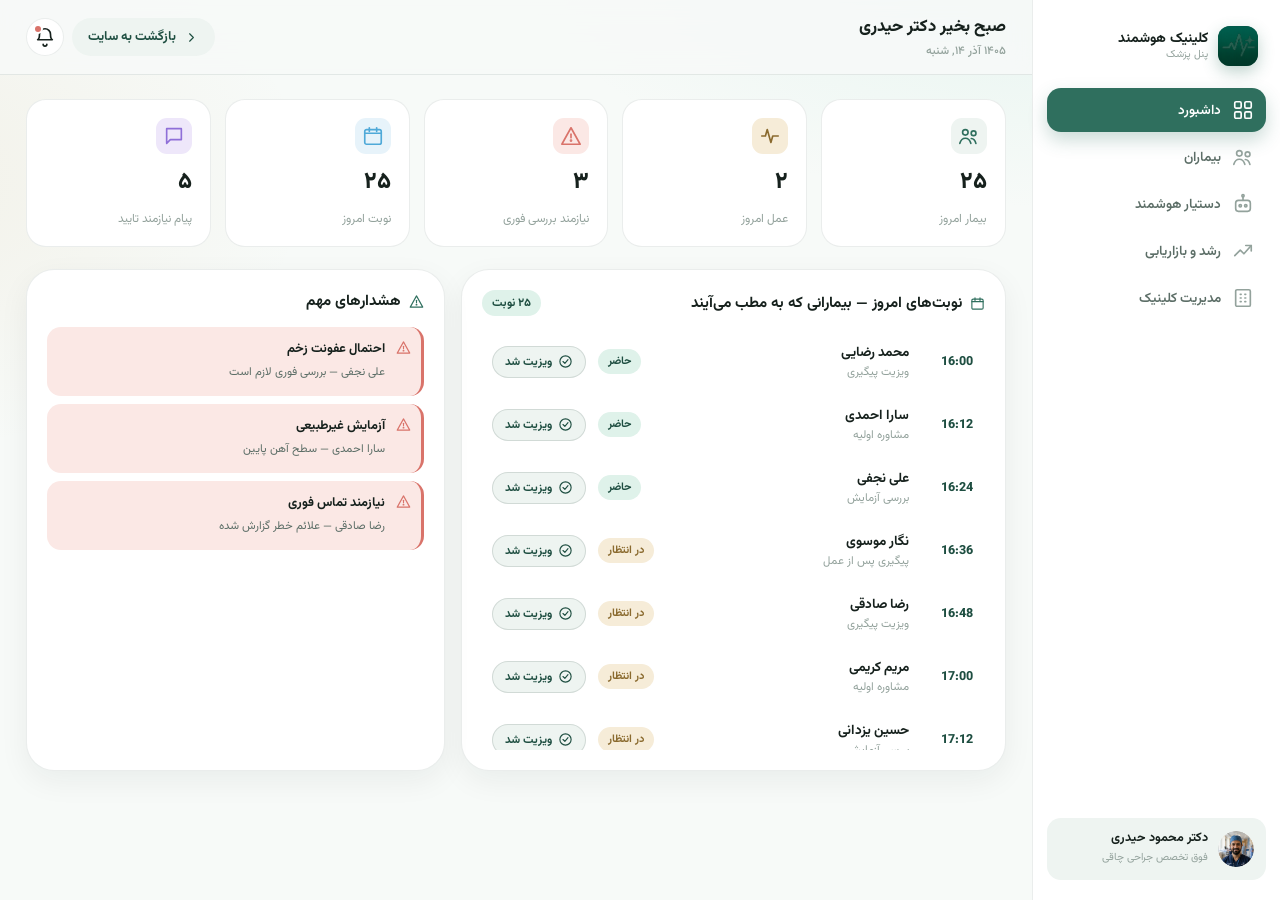
<file: doctor-panel (3).html>
<!DOCTYPE html>
<html lang="fa" dir="rtl">
<head>
<meta charset="UTF-8">
<meta name="viewport" content="width=device-width, initial-scale=1.0, viewport-fit=cover">
<meta name="color-scheme" content="light">
<meta name="theme-color" content="#F7FAF8">
<title>کلینیک هوشمند جراحی چاقی | پلتفرم هوشمند مدیریت چاقی</title>
<link rel="preconnect" href="https://fonts.googleapis.com">
<link rel="preconnect" href="https://fonts.gstatic.com" crossorigin>
<link href="https://fonts.googleapis.com/css2?family=Vazirmatn:wght@300;400;500;600;700;800;900&display=swap" rel="stylesheet">

<!--
============================================================================
راهنمای فارسی برای قرار دادن عکس‌ها (لطفاً قبل از آپلود در گیت‌هاب بخونید)
============================================================================
۱) داخل ریپازیتوری گیت‌هاب خودتون، کنار همین فایل html، یک پوشه به اسم «images»
   بسازید (اسم پوشه دقیقاً همین باشه چون توی کد به همین اسم اشاره شده).
۲) عکس‌ها رو با همون اسم‌هایی که پایین هرکدوم نوشته شده، داخل پوشه images آپلود کنید.
   مثلاً عکس دکتر رو با اسم doctor.jpg داخل images بذارید.
۳) هرجا توی کد نوشته شده src="images/xxx.jpg" یعنی همین الان آماده استفاده‌ست،
   فقط کافیه فایل واقعی رو با همون اسم داخل پوشه images بذارید تا جایگزین بشه.
۴) اگه با گیت‌هاب پیجز (GitHub Pages) سایت رو منتشر می‌کنید، مسیر نسبی images/...
   بدون هیچ تغییری کار می‌کنه. فقط پسوند فایل (jpg / png / webp) باید دقیقاً
   با چیزی که آپلود کردید یکی باشه (حروف بزرگ و کوچک هم فرق داره).
۵) برای لوگوی کلینیک هم می‌تونید همین‌کارو با فایل images/logo.png انجام بدید؛
   اگه لوگو نذارید، همون حرف «آ» که الان به‌صورت متنی طراحی شده نمایش داده میشه.
۵.۱) عکس‌های دیگه‌ای هم که توی پنل‌ها استفاده شدن و اسمشون از قبل توی کد آماده‌ست:
   - images/doctor-heidari.jpg → عکس دکتر حیدری (آواتار کوچک در پنل پزشک)
   - images/secretary-ahmadi.jpg → عکس خانم احمدی (آواتار کوچک در پنل منشی)
   - images/ai-maxcohen.png → آواتار دکتر مکس کوهن (دستیار هوشمند پزشک)
   - images/ai-yara.png → آواتار یارا (دستیار هوشمند منشی)
   - images/ai-ida.png → آواتار ایدا (دستیار هوشمند اینستاگرام، بخش رشد و بازاریابی)
   - images/ai-kian.png → آواتار کیان (مربی هوشمند تناسب‌اندام، پنل بیماران)
   - images/ai-nazanin.png → آواتار نازنین (کارشناس هوشمند تغذیه، پنل بیماران)
   - images/recipe-egg-white.jpg، recipe-grilled-chicken.jpg، recipe-lentil-soup.jpg،
     recipe-yogurt-berries.jpg، recipe-protein-pudding.jpg، recipe-cottage-cheese.jpg
     → عکس رسپی‌های پیشنهادی تب کارشناس تغذیه
   همه اینا هم اگه آپلود نشن، به‌جای عکس یه حرف یا آیکون جایگزین نشون داده میشه، سایت خراب نمیشه.
۶) تا وقتی عکس واقعی رو آپلود نکردید، به‌جای عکس یه باکس خاکستری با یه متن راهنما
   نشون داده میشه (این یعنی سایت خراب نیست، فقط منتظر عکس شماست).

اندازه پیشنهادی هر عکس دقیقاً کنار همون تگ img توی کد به فارسی نوشته شده.
============================================================================
-->

<style>
/* ============================================================
   TOKENS (هم‌راستا با تم پنل بیماران)
   ============================================================ */
:root{
  color-scheme: light;
  --bg:#F7FAF8;
  --surface:#FFFFFF;
  --surface-soft:#EEF4F1;
  --border: rgba(31,58,49,0.09);
  --border-strong: rgba(31,58,49,0.14);

  --primary:#2F6F5E;
  --primary-dark:#1E4E41;
  --primary-light:#8FD9C4;
  --mint-glow: rgba(143,217,196,0.4);

  --gold:#C9A15A;
  --gold-soft:#F6ECD8;
  --coral:#D9736A;
  --coral-soft:#FBE8E5;
  --blue:#4FA9D8;
  --blue-soft:#E7F3FA;
  --sidebar-w: 248px;

  --text:#16211D;
  --text-muted:#5C6E67;
  --text-faint:#93A29C;

  --radius-sm:14px;
  --radius-md:20px;
  --radius-lg:28px;
  --radius-pill:999px;

  --shadow-soft: 0 10px 30px rgba(20,40,34,0.06);
  --shadow-med: 0 16px 44px rgba(20,40,34,0.10);
  --shadow-glow: 0 18px 50px rgba(47,111,94,0.22);

  --font: 'Vazirmatn', 'Segoe UI', Tahoma, sans-serif;
  --ease: cubic-bezier(.22,.9,.32,1);
}

*{ box-sizing:border-box; margin:0; padding:0; }
html{ scroll-behavior:smooth; }
body{
  font-family:var(--font);
  background:
    radial-gradient(1000px 500px at 85% -10%, rgba(143,217,196,0.20), transparent 60%),
    radial-gradient(800px 500px at -10% 20%, rgba(201,161,90,0.10), transparent 55%),
    var(--bg);
  color:var(--text);
  min-height:100vh;
  -webkit-font-smoothing:antialiased;
  overflow-x:hidden;
}
button{ font-family:inherit; cursor:pointer; border:none; background:none; color:inherit; }
input{ font-family:inherit; }
a{ text-decoration:none; color:inherit; }
ul{ list-style:none; }
svg.i, svg.i-sm, svg.i-lg, svg.i-xl{ fill:none; stroke:currentColor; stroke-width:1.8; stroke-linecap:round; stroke-linejoin:round; display:block; }
svg.i{ width:22px; height:22px; }
svg.i-sm{ width:15px; height:15px; }
svg.i-lg{ width:34px; height:34px; }
svg.i-xl{ width:44px; height:44px; }
:focus-visible{ outline:2px solid var(--primary); outline-offset:3px; border-radius:6px; }
@media (prefers-reduced-motion: reduce){
  *{ animation-duration:0.001s !important; transition-duration:0.001s !important; scroll-behavior:auto !important; }
}

.screen{ display:none; }
.screen.active{ display:block; animation:screenIn .5s var(--ease); }
@keyframes screenIn{ from{ opacity:0; transform:translateY(10px); } to{ opacity:1; transform:none; } }
.reveal{ opacity:0; transform:translateY(16px); transition:opacity .6s var(--ease), transform .6s var(--ease); }
.reveal.show{ opacity:1; transform:none; }

.wrap{ max-width:1120px; margin:0 auto; padding:0 24px; }
.btn{ display:inline-flex; align-items:center; gap:8px; border-radius:var(--radius-pill); font-weight:700; font-size:14px; padding:12px 22px; transition:transform .25s var(--ease), box-shadow .25s var(--ease), background .25s; }
.btn-primary{ background:var(--primary); color:#fff; box-shadow:0 10px 26px rgba(47,111,94,0.3); }
.btn-primary:hover{ background:var(--primary-dark); transform:translateY(-2px); box-shadow:0 14px 32px rgba(47,111,94,0.36); }
.btn-soft{ background:var(--surface-soft); color:var(--primary-dark); }
.btn-soft:hover{ background:var(--primary-light); }
.btn-outline{ background:transparent; border:1.5px solid var(--border-strong); color:var(--text); }
.btn-outline:hover{ border-color:var(--primary); color:var(--primary-dark); }
.btn-lg{ padding:14px 28px; font-size:15px; }
.btn-sm{ padding:9px 16px; font-size:13px; }

.eyebrow{ display:inline-flex; align-items:center; gap:7px; font-size:12.5px; font-weight:700; color:var(--primary-dark); background:#DFF2EA; padding:6px 14px; border-radius:var(--radius-pill); margin-bottom:14px; }
.sec-title{ font-size:clamp(22px,3.4vw,32px); font-weight:800; margin-bottom:10px; }
.sec-desc{ color:var(--text-muted); font-size:14.5px; max-width:560px; line-height:1.9; }
.sec-head{ margin-bottom:34px; }
.sec-head.center{ text-align:center; margin-inline:auto; }
.sec-head.center .sec-desc{ margin-inline:auto; }
section.page-sec{ padding:70px 0; }

/* ============================================================
   NAVBAR (سایت)
   ============================================================ */
.site-nav{
  position:sticky; top:0; z-index:60;
  background:rgba(247,250,248,0.85);
  backdrop-filter:blur(16px) saturate(160%);
  -webkit-backdrop-filter:blur(16px) saturate(160%);
  border-bottom:1px solid var(--border);
}
.site-nav-inner{ max-width:1120px; margin:0 auto; padding:14px 24px; display:flex; align-items:center; justify-content:space-between; gap:16px; }
.brand{ display:flex; align-items:center; gap:10px; }
.brand-mark{
  width:40px; height:40px; border-radius:12px; flex-shrink:0;
  background:linear-gradient(145deg, var(--primary), var(--primary-dark));
  color:#fff; display:flex; align-items:center; justify-content:center;
  font-weight:800; font-size:17px; box-shadow:0 6px 16px rgba(47,111,94,0.3);
  overflow:hidden;
}
.brand-name{ display:flex; flex-direction:column; line-height:1.3; }
.brand-name span{ font-weight:700; font-size:15px; }
.brand-name small{ font-size:11px; color:var(--text-faint); }
.nav-links{ display:flex; align-items:center; gap:6px; }
.nav-links a{ font-size:13.5px; font-weight:600; color:var(--text-muted); padding:9px 14px; border-radius:var(--radius-pill); transition:background .2s, color .2s; }
.nav-links a:hover{ background:var(--surface-soft); color:var(--primary-dark); }
.nav-actions{ display:flex; align-items:center; gap:10px; }
.nav-burger{ display:none; width:40px; height:40px; border-radius:var(--radius-pill); align-items:center; justify-content:center; background:var(--surface); border:1px solid var(--border); }
.mobile-menu{ display:none; flex-direction:column; gap:2px; padding:10px 24px 16px; border-top:1px solid var(--border); }
.mobile-menu a{ padding:12px 6px; font-size:14px; font-weight:600; color:var(--text-muted); border-bottom:1px solid var(--border); }
.mobile-menu.open{ display:flex; }

/* ============================================================
   HERO
   ============================================================ */
.hero{ padding:56px 0 20px; }
.hero-grid{ display:grid; grid-template-columns:1.1fr 0.9fr; gap:40px; align-items:center; }
.hero-text h1{ font-size:clamp(30px,4.6vw,50px); font-weight:800; line-height:1.28; margin-bottom:18px; }
.hero-text h1 em{ font-style:normal; color:var(--primary-dark); }
.hero-text p{ color:var(--text-muted); font-size:15.5px; line-height:2; max-width:520px; margin-bottom:26px; }
.hero-actions{ display:flex; gap:12px; flex-wrap:wrap; margin-bottom:30px; }
.hero-trust{ display:flex; gap:26px; flex-wrap:wrap; }
.ht-item{ display:flex; flex-direction:column; gap:2px; }
.ht-value{ font-size:20px; font-weight:800; color:var(--primary-dark); }
.ht-label{ font-size:11.5px; color:var(--text-faint); }

.hero-media{ position:relative; }
.hero-photo-card{
  position:relative; border-radius:var(--radius-lg); overflow:hidden;
  box-shadow:var(--shadow-glow); aspect-ratio:4/5; background:var(--surface-soft);
  border:1px solid var(--border);
}
.hero-photo-card img{ width:100%; height:100%; object-fit:cover; display:block; }
.hero-photo-fallback{ position:absolute; inset:0; display:none; flex-direction:column; align-items:center; justify-content:center; gap:10px; color:var(--text-faint); text-align:center; padding:20px; background:var(--surface-soft); }
.hero-photo-fallback svg{ width:52px; height:52px; opacity:.5; }
.hero-photo-fallback span{ font-size:12.5px; max-width:220px; line-height:1.8; }
.hero-photo-badge{
  background:var(--surface);
  border:1px solid var(--border);
  box-shadow:var(--shadow-soft);
  border-radius:var(--radius-md); padding:14px 18px;
  display:flex; align-items:center; gap:10px;
  margin-top:16px;
}
.hero-photo-badge strong{ font-size:14px; display:block; }
.hero-photo-badge span{ font-size:11.5px; color:var(--text-muted); }
.hero-float-card{
  position:absolute; top:18px; left:-18px; background:var(--surface);
  border:1px solid var(--border); border-radius:var(--radius-md); padding:12px 16px;
  box-shadow:var(--shadow-med); display:flex; align-items:center; gap:10px;
  animation:floatY 4.5s ease-in-out infinite;
}
@keyframes floatY{ 0%,100%{ transform:translateY(0); } 50%{ transform:translateY(-8px); } }
.hero-float-icon{ width:34px; height:34px; border-radius:10px; background:var(--gold-soft); color:#8A6A2E; display:flex; align-items:center; justify-content:center; flex-shrink:0; }
.hero-float-card strong{ display:block; font-size:13px; }
.hero-float-card span{ font-size:11px; color:var(--text-faint); }

/* ============================================================
   SERVICES
   ============================================================ */
.services-grid{ display:grid; grid-template-columns:repeat(3,1fr); gap:16px; }
.service-card{
  background:var(--surface); border:1px solid var(--border); border-radius:var(--radius-md);
  padding:24px 22px; display:flex; flex-direction:column; gap:12px;
  transition:transform .3s var(--ease), box-shadow .3s var(--ease), border-color .3s;
}
.service-card:hover{ transform:translateY(-5px); box-shadow:var(--shadow-med); border-color:transparent; }
.service-icon{ width:44px; height:44px; border-radius:13px; background:var(--surface-soft); color:var(--primary); display:flex; align-items:center; justify-content:center; }
.service-card h3{ font-size:15.5px; font-weight:700; }
.service-card p{ font-size:12.8px; color:var(--text-faint); line-height:1.8; }
.service-card.highlight{ background:linear-gradient(135deg, #FBF6EC, #F3F9F6); border-color:transparent; }
.service-card.highlight .service-icon{ background:var(--gold); color:#fff; }

/* ============================================================
   ABOUT DOCTOR
   ============================================================ */
.doctor-sec{ background:var(--surface-soft); }
.doctor-grid{ display:grid; grid-template-columns:0.8fr 1.2fr; gap:44px; align-items:center; }
.doctor-photo-card{
  position:relative; border-radius:var(--radius-lg); overflow:hidden; aspect-ratio:3/4;
  background:var(--surface); border:1px solid var(--border); box-shadow:var(--shadow-soft);
}
.doctor-photo-card img{ width:100%; height:100%; object-fit:cover; display:block; }
.doctor-photo-fallback{ position:absolute; inset:0; display:flex; flex-direction:column; align-items:center; justify-content:center; gap:10px; color:var(--text-faint); text-align:center; padding:20px; }
.doctor-photo-fallback svg{ width:46px; height:46px; opacity:.5; }
.doctor-photo-fallback span{ font-size:12px; max-width:200px; line-height:1.8; }
.doctor-name{ font-size:22px; font-weight:800; margin-bottom:4px; }
.doctor-role{ color:var(--primary-dark); font-weight:700; font-size:14px; margin-bottom:16px; }
.doctor-bio{ color:var(--text-muted); font-size:14.5px; line-height:2; margin-bottom:20px; }
.doctor-creds{ display:grid; grid-template-columns:1fr 1fr; gap:10px; }
.cred-item{ display:flex; align-items:center; gap:9px; font-size:13px; color:var(--text); background:var(--surface); border:1px solid var(--border); border-radius:var(--radius-sm); padding:11px 14px; }
.cred-item svg{ color:var(--primary); flex-shrink:0; width:17px; height:17px; }

/* ============================================================
   WHY US
   ============================================================ */
.why-grid{ display:grid; grid-template-columns:repeat(3,1fr); gap:14px; }
.why-card{ display:flex; gap:14px; background:var(--surface); border:1px solid var(--border); border-radius:var(--radius-md); padding:18px; }
.why-icon{ width:40px; height:40px; border-radius:12px; background:var(--surface-soft); color:var(--primary); display:flex; align-items:center; justify-content:center; flex-shrink:0; }
.why-card h4{ font-size:14px; font-weight:700; margin-bottom:4px; }
.why-card p{ font-size:12.5px; color:var(--text-faint); line-height:1.8; }

/* ============================================================
   BLOG
   ============================================================ */
.blog-grid{ display:grid; grid-template-columns:repeat(3,1fr); gap:18px; }
.blog-card{ background:var(--surface); border:1px solid var(--border); border-radius:var(--radius-md); overflow:hidden; transition:transform .3s var(--ease), box-shadow .3s var(--ease); }
.blog-card:hover{ transform:translateY(-5px); box-shadow:var(--shadow-med); }
.blog-thumb{ position:relative; aspect-ratio:3/2; background:var(--surface-soft); overflow:hidden; }
.blog-thumb img{ width:100%; height:100%; object-fit:cover; display:block; }
.blog-thumb-fallback{ position:absolute; inset:0; display:flex; flex-direction:column; align-items:center; justify-content:center; gap:6px; color:var(--text-faint); }
.blog-thumb-fallback svg{ width:30px; height:30px; opacity:.5; }
.blog-thumb-fallback span{ font-size:11px; }
.blog-tag{ position:absolute; top:12px; right:12px; background:rgba(255,255,255,0.92); font-size:11px; font-weight:700; color:var(--primary-dark); padding:5px 11px; border-radius:var(--radius-pill); }
.blog-body{ padding:18px 18px 20px; }
.blog-date{ font-size:11.5px; color:var(--text-faint); margin-bottom:8px; }
.blog-body h3{ font-size:15px; font-weight:700; margin-bottom:8px; line-height:1.7; }
.blog-body p{ font-size:12.8px; color:var(--text-muted); line-height:1.8; margin-bottom:14px; }
.blog-link{ font-size:12.8px; font-weight:700; color:var(--primary-dark); display:inline-flex; align-items:center; gap:5px; }

/* ============================================================
   FAQ
   ============================================================ */
.faq-list{ display:flex; flex-direction:column; gap:10px; max-width:760px; margin:0 auto; }
.faq-item{ background:var(--surface); border:1px solid var(--border); border-radius:var(--radius-md); overflow:hidden; }
.faq-q{ width:100%; display:flex; align-items:center; justify-content:space-between; gap:14px; padding:16px 20px; font-size:14px; font-weight:700; text-align:right; }
.faq-q svg{ flex-shrink:0; transition:transform .3s var(--ease); color:var(--primary); }
.faq-item.open .faq-q svg{ transform:rotate(180deg); }
.faq-a{ max-height:0; overflow:hidden; transition:max-height .35s var(--ease); }
.faq-a p{ padding:0 20px 18px; font-size:13.5px; color:var(--text-muted); line-height:1.9; }

/* ============================================================
   CTA BANNER
   ============================================================ */
.cta-banner{
  border-radius:var(--radius-lg); padding:44px 40px; text-align:center;
  background:linear-gradient(135deg, var(--primary), var(--primary-dark));
  color:#fff; position:relative; overflow:hidden;
}
.cta-banner::after{ content:''; position:absolute; inset:0; background:radial-gradient(360px 220px at 90% 0%, rgba(143,217,196,0.35), transparent 60%); }
.cta-banner h2{ font-size:clamp(20px,3vw,28px); font-weight:800; margin-bottom:10px; position:relative; }
.cta-banner p{ opacity:.85; font-size:14.5px; margin-bottom:22px; position:relative; max-width:520px; margin-inline:auto; }
.cta-actions{ display:flex; gap:12px; justify-content:center; flex-wrap:wrap; position:relative; }
.cta-actions .btn-primary{ background:#fff; color:var(--primary-dark); }
.cta-actions .btn-primary:hover{ background:var(--gold-soft); }
.cta-actions .btn-outline{ border-color:rgba(255,255,255,0.4); color:#fff; }
.cta-actions .btn-outline:hover{ border-color:#fff; }

/* ============================================================
   FOOTER
   ============================================================ */
.site-footer{ background:var(--surface); border-top:1px solid var(--border); padding:54px 0 0; }
.footer-grid{ display:grid; grid-template-columns:1.4fr 0.8fr 0.8fr 1fr; gap:30px; padding-bottom:40px; }
.footer-about p{ font-size:13px; color:var(--text-muted); line-height:1.9; margin-top:12px; max-width:280px; }
.footer-col h5{ font-size:13.5px; font-weight:700; margin-bottom:14px; }
.footer-col a, .footer-col span{ display:block; font-size:12.8px; color:var(--text-faint); margin-bottom:10px; }
.footer-col a:hover{ color:var(--primary-dark); }
.footer-social{ display:flex; gap:8px; margin-top:12px; }
.footer-social a{ width:34px; height:34px; border-radius:var(--radius-pill); background:var(--surface-soft); display:flex; align-items:center; justify-content:center; color:var(--primary-dark); }
.footer-bottom{ border-top:1px solid var(--border); padding:18px 0; display:flex; align-items:center; justify-content:space-between; flex-wrap:wrap; gap:10px; }
.footer-bottom p{ font-size:12px; color:var(--text-faint); }
.footer-bottom .credit{ font-size:12px; color:var(--text-faint); }
.footer-bottom .credit strong{ color:var(--primary-dark); font-weight:700; }

/* ============================================================
   LOGIN SCREEN
   ============================================================ */
.login-screen-wrap{ min-height:100vh; display:flex; align-items:center; justify-content:center; padding:40px 20px; }
.login-box{ width:100%; max-width:440px; background:var(--surface); border:1px solid var(--border); border-radius:var(--radius-lg); box-shadow:var(--shadow-med); padding:34px 30px; }
.login-back{ display:inline-flex; align-items:center; gap:6px; font-size:13px; color:var(--text-muted); margin-bottom:20px; }
.login-head{ text-align:center; margin-bottom:22px; }
.login-head .brand-mark{ margin:0 auto 14px; }
.login-head h2{ font-size:19px; font-weight:800; margin-bottom:6px; }
.login-head p{ font-size:12.8px; color:var(--text-faint); }
.role-tabs{ display:grid; grid-template-columns:repeat(3,1fr); gap:8px; background:var(--surface-soft); padding:6px; border-radius:var(--radius-pill); margin-bottom:24px; overflow:hidden; }
.role-tab{ padding:9px 6px; border-radius:var(--radius-pill); font-size:12.8px; font-weight:700; color:var(--text-muted); text-align:center; transition:all .25s var(--ease); }
.role-tab.active{ background:var(--primary); color:#fff; box-shadow:0 6px 14px rgba(47,111,94,0.28); }
.login-panel{ display:none; flex-direction:column; gap:14px; }
.login-panel.active{ display:flex; }
.field label{ display:block; font-size:12.5px; font-weight:600; color:var(--text-muted); margin-bottom:7px; }
.field input{ width:100%; border:1px solid var(--border-strong); background:var(--surface-soft); border-radius:var(--radius-sm); padding:12px 14px; font-size:13.5px; outline:none; transition:border-color .2s; }
.field input:focus{ border-color:var(--primary); }
.demo-note{ display:flex; align-items:flex-start; gap:8px; font-size:11.8px; color:#8A6A2E; background:var(--gold-soft); padding:10px 12px; border-radius:var(--radius-sm); line-height:1.8; }
.demo-note svg{ flex-shrink:0; width:16px; height:16px; margin-top:1px; }
.login-panel .btn{ justify-content:center; width:100%; margin-top:4px; }

/* ============================================================
   DASHBOARDS ساده (پزشک / منشی)
   ============================================================ */
.simple-topbar{
  position:sticky; top:0; z-index:50; background:rgba(247,250,248,0.9);
  backdrop-filter:blur(14px); border-bottom:1px solid var(--border);
}
.simple-topbar-inner{ max-width:960px; margin:0 auto; padding:14px 20px; display:flex; align-items:center; justify-content:space-between; }
.simple-main{ max-width:960px; margin:0 auto; padding:28px 20px 70px; }
.simple-welcome{ margin-bottom:24px; }
.simple-welcome h1{ font-size:21px; font-weight:800; margin-bottom:6px; }
.simple-welcome p{ color:var(--text-muted); font-size:13.5px; }
.simple-grid{ display:grid; grid-template-columns:repeat(2,1fr); gap:16px; }
.simple-card{ background:var(--surface); border:1px solid var(--border); border-radius:var(--radius-md); padding:20px; box-shadow:var(--shadow-soft); }
.simple-card h3{ font-size:14.5px; font-weight:700; margin-bottom:14px; display:flex; align-items:center; gap:8px; }
.simple-card h3 svg{ color:var(--primary); }
.simple-list{ display:flex; flex-direction:column; gap:10px; }
.simple-row{ display:flex; align-items:center; justify-content:space-between; gap:10px; background:var(--surface-soft); border-radius:var(--radius-sm); padding:11px 14px; font-size:13px; }
.simple-row span.tag{ font-size:11px; font-weight:700; color:var(--primary-dark); background:#DFF2EA; padding:3px 10px; border-radius:var(--radius-pill); }
.simple-stats{ display:grid; grid-template-columns:repeat(3,1fr); gap:12px; margin-bottom:20px; }
.stat-box{ background:var(--surface); border:1px solid var(--border); border-radius:var(--radius-md); padding:16px; text-align:center; }
.stat-box strong{ display:block; font-size:20px; font-weight:800; color:var(--primary-dark); }
.stat-box span{ font-size:11.5px; color:var(--text-faint); }
.placeholder-note{ font-size:12px; color:var(--text-faint); background:var(--surface-soft); border-radius:var(--radius-sm); padding:10px 14px; margin-top:16px; }

/* ============================================================
   RESPONSIVE
   ============================================================ */
@media (max-width: 900px){
  .hero-grid{ grid-template-columns:1fr; }
  .hero-media{ order:-1; max-width:360px; margin:0 auto; padding-top:26px; }
  .hero-float-card{
    position:absolute; top:0; left:50%; transform:translateX(-50%);
    animation:none; width:max-content; max-width:calc(100% - 20px);
  }
  .doctor-grid{ grid-template-columns:1fr; }
  .doctor-photo-card{ max-width:320px; margin:0 auto; }
  .services-grid, .why-grid, .blog-grid{ grid-template-columns:repeat(2,1fr); }
  .footer-grid{ grid-template-columns:1fr 1fr; }
  .simple-grid{ grid-template-columns:1fr; }
}
@media (max-width: 720px){
  .nav-links{ display:none; }
  .nav-burger{ display:flex; }
  .hero-float-card{ display:none; }
}
@media (max-width: 560px){
  .wrap{ padding:0 18px; }
  section.page-sec{ padding:50px 0; }
  .services-grid, .why-grid, .blog-grid{ grid-template-columns:1fr; }
  .footer-grid{ grid-template-columns:1fr; gap:26px; }
  .role-tabs{ grid-template-columns:1fr; }
  .simple-stats{ grid-template-columns:1fr; }
  .hero-actions .btn{ width:100%; justify-content:center; }
  .hero-float-card{ padding:10px 14px; }
  .hero-float-card strong{ font-size:12px; }
  .hero-float-card span{ font-size:10.5px; }
}

/* ============================================================
   استایل‌های پنل بیماران «همراه هوشمند پیشرفته» (بدون تغییر نسبت به نسخه اصلی)
   ============================================================ */
/* ============================================================
   TOPBAR (patient panel)
   ============================================================ */
.topbar{
  position:sticky; top:0; z-index:50;
  background:rgba(247,250,248,0.82);
  backdrop-filter:blur(16px) saturate(160%);
  -webkit-backdrop-filter:blur(16px) saturate(160%);
  border-bottom:1px solid var(--border);
}
.topbar-inner{
  max-width:960px; margin:0 auto;
  display:flex; align-items:center; justify-content:space-between;
  padding:14px 20px;
}
.clinic-brand{ display:flex; align-items:center; gap:10px; }
.clinic-mark{
  width:38px; height:38px; border-radius:12px;
  background:linear-gradient(145deg, var(--primary), var(--primary-dark));
  color:#fff; display:flex; align-items:center; justify-content:center;
  font-weight:800; font-size:16px;
  box-shadow:0 6px 16px rgba(47,111,94,0.3);
}
.clinic-name{ display:flex; flex-direction:column; line-height:1.3; }
.clinic-name span{ font-weight:700; font-size:14.5px; }
.clinic-name small{ font-size:11.5px; color:var(--text-faint); }
.topbar-actions{ display:flex; align-items:center; gap:8px; }
.icon-btn{
  position:relative;
  width:40px; height:40px; border-radius:var(--radius-pill);
  display:flex; align-items:center; justify-content:center;
  background:var(--surface); border:1px solid var(--border);
  color:var(--text); transition:transform .25s var(--ease), box-shadow .25s var(--ease), background .25s;
}
.icon-btn:hover{ transform:translateY(-2px); box-shadow:var(--shadow-soft); background:var(--surface-soft); }
.icon-btn .dot{ position:absolute; top:8px; left:9px; width:7px; height:7px; border-radius:50%; background:var(--coral); box-shadow:0 0 0 2px var(--surface); }
.icon-btn.sm{ width:34px; height:34px; }
.icon-btn.primary{ background:var(--primary); color:#fff; border-color:var(--primary); }
.icon-btn.primary:hover{ background:var(--primary-dark); }

/* ============================================================
   PANEL MAIN
   ============================================================ */
.panel-main{ max-width:960px; margin:0 auto; padding:26px 20px 70px; }

.welcome-card{
  position:relative; overflow:hidden;
  background:linear-gradient(135deg, #ffffff, #F1F7F4);
  border:1px solid var(--border);
  border-radius:var(--radius-lg);
  padding:28px 30px;
  display:flex; align-items:center; justify-content:space-between; gap:20px;
  box-shadow:var(--shadow-soft);
  margin-bottom:22px;
}
.welcome-card::after{
  content:''; position:absolute; inset:0;
  background:radial-gradient(220px 220px at 100% 0%, var(--mint-glow), transparent 70%);
  pointer-events:none;
}
.welcome-text h1{ font-size:clamp(20px,3vw,26px); font-weight:800; margin-bottom:6px; }
.welcome-text p{ color:var(--text-muted); font-size:14.5px; }
.welcome-text strong{ color:var(--primary-dark); }
.welcome-stats{ display:flex; align-items:center; gap:18px; flex-shrink:0; }
.w-stat{ display:flex; flex-direction:column; gap:3px; text-align:center; }
.w-stat-label{ font-size:11.5px; color:var(--text-faint); }
.w-stat-value{ font-size:19px; font-weight:800; color:var(--text); }
.w-stat-value small{ font-size:11px; font-weight:500; color:var(--text-muted); }
.w-stat-divider{ width:1px; height:34px; background:var(--border-strong); }

.section-head{ margin-bottom:14px; }
.section-head h2{ font-size:15.5px; font-weight:700; color:var(--text-muted); }

.basic-section{ margin-bottom:26px; }
.basic-grid{ display:grid; grid-template-columns:repeat(3, 1fr); gap:14px; }
.basic-card{
  background:var(--surface); border:1px solid var(--border);
  border-radius:var(--radius-md); padding:18px 16px;
  display:flex; flex-direction:column; gap:8px;
  transition:transform .3s var(--ease), box-shadow .3s var(--ease), border-color .3s;
}
.basic-card:hover{ transform:translateY(-4px); box-shadow:var(--shadow-med); border-color:transparent; }
.basic-icon{
  width:38px; height:38px; border-radius:11px;
  background:var(--surface-soft); color:var(--primary);
  display:flex; align-items:center; justify-content:center;
}
.basic-icon svg{ width:19px; height:19px; }
.basic-title{ font-weight:700; font-size:14.5px; }
.basic-desc{ font-size:12.5px; color:var(--text-faint); }

/* promo card */
.promo-section{ margin-top:8px; }
.promo-card{
  position:relative; overflow:hidden; cursor:pointer;
  border-radius:var(--radius-lg);
  padding:2px;
  background:linear-gradient(120deg, var(--primary-light), var(--gold), var(--primary));
  background-size:220% 220%;
  animation:borderFlow 8s ease infinite;
  box-shadow:var(--shadow-glow);
  transition:transform .35s var(--ease);
}
.promo-card:hover{ transform:translateY(-3px); }
@keyframes borderFlow{ 0%{background-position:0% 50%;} 50%{background-position:100% 50%;} 100%{background-position:0% 50%;} }
.promo-card::before{ content:''; }
.promo-glow{
  position:absolute; inset:0; z-index:0;
  background:radial-gradient(360px 220px at 85% 0%, rgba(143,217,196,0.5), transparent 60%);
  pointer-events:none;
}
.promo-badge{
  position:relative; z-index:1;
  display:inline-flex; align-items:center; gap:6px;
  background:var(--gold-soft); color:#8A6A2E;
  font-size:12px; font-weight:700;
  padding:6px 14px; border-radius:var(--radius-pill);
  margin:22px 0 0 26px;
}
.promo-body{
  position:relative; z-index:1;
  background:linear-gradient(160deg, #FFFFFF 0%, #F3F9F6 100%);
  border-radius:calc(var(--radius-lg) - 2px);
  padding:6px 30px 32px;
  display:flex; flex-direction:column; align-items:flex-start; gap:14px;
}
.promo-icon-wrap{
  width:64px; height:64px; border-radius:20px;
  background:linear-gradient(145deg, var(--primary), var(--primary-dark));
  color:#fff; display:flex; align-items:center; justify-content:center;
  box-shadow:0 10px 26px rgba(47,111,94,0.35);
  animation:floatY 4.5s ease-in-out infinite;
}
@keyframes floatY{ 0%,100%{ transform:translateY(0); } 50%{ transform:translateY(-8px); } }
.promo-body h3{ font-size:clamp(21px,3vw,26px); font-weight:800; }
.promo-body > p{ color:var(--text-muted); font-size:14.5px; max-width:520px; line-height:1.9; }
.promo-chips{ display:flex; flex-wrap:wrap; gap:8px; margin-top:2px; }
.promo-trial-badge{
  display:inline-flex; align-items:center; gap:6px; width:fit-content;
  background:var(--gold-soft); color:#8A6A2E; font-weight:800; font-size:12.5px;
  padding:7px 14px; border-radius:var(--radius-pill); margin-top:16px;
}
.chip{
  font-size:12px; font-weight:600; color:var(--primary-dark);
  background:var(--surface-soft); border:1px solid var(--border);
  padding:6px 13px; border-radius:var(--radius-pill);
}

.btn{
  display:inline-flex; align-items:center; gap:8px;
  border-radius:var(--radius-pill); font-weight:700; font-size:14px;
  padding:12px 22px; transition:transform .25s var(--ease), box-shadow .25s var(--ease), background .25s;
}
.btn-primary{ background:var(--primary); color:#fff; box-shadow:0 10px 26px rgba(47,111,94,0.3); }
.btn-primary:hover{ background:var(--primary-dark); transform:translateY(-2px); box-shadow:0 14px 32px rgba(47,111,94,0.36); }
.btn-lg{ padding:14px 26px; font-size:15px; margin-top:6px; }
.btn-lg svg{ transform:scaleX(-1); }
.btn-soft{ background:var(--surface-soft); color:var(--primary-dark); }
.btn-soft:hover{ background:var(--primary-light); }
.btn-sm{ padding:9px 16px; font-size:13px; }

/* ============================================================
   COMPANION HEADER
   ============================================================ */
.comp-header{
  position:sticky; top:0; z-index:50;
  background:linear-gradient(180deg, #F7FAF8 60%, rgba(247,250,248,0.9));
  backdrop-filter:blur(16px) saturate(160%);
  -webkit-backdrop-filter:blur(16px) saturate(160%);
  border-bottom:1px solid var(--border);
  padding:14px 20px 0;
}
.comp-header-top{
  max-width:960px; margin:0 auto;
  display:flex; align-items:center; gap:14px; margin-bottom:14px;
}
.comp-greeting{ flex:1; }
.comp-greeting h1{ font-size:17px; font-weight:800; display:flex; align-items:center; gap:6px; }
.wave{ display:inline-block; animation:wave 2.2s ease-in-out infinite; transform-origin:70% 70%; }
@keyframes wave{ 0%,100%{transform:rotate(0);} 15%{transform:rotate(14deg);} 30%{transform:rotate(-8deg);} 45%{transform:rotate(14deg);} 60%{transform:rotate(0);} }
.comp-greeting p{ font-size:12.5px; color:var(--text-muted); margin-top:2px; }
.comp-greeting strong{ color:var(--primary-dark); }
.level-badge{
  background:linear-gradient(135deg, var(--gold), #B4884A);
  color:#fff; font-weight:800; font-size:13px;
  padding:7px 14px; border-radius:var(--radius-pill);
  box-shadow:0 8px 18px rgba(201,161,90,0.35);
}
.comp-header-stats{
  max-width:960px; margin:0 auto;
  display:flex; align-items:center; gap:16px;
  padding-bottom:14px;
}
.mini-ring-wrap{ position:relative; width:52px; height:52px; flex-shrink:0; }
.mini-ring{ width:52px; height:52px; transform:rotate(-90deg); }
.mini-ring-track{ fill:none; stroke:var(--surface-soft); stroke-width:6; }
.mini-ring-fill{
  fill:none; stroke:var(--primary); stroke-width:6; stroke-linecap:round;
  stroke-dasharray:169.6; stroke-dashoffset:calc(169.6 - (169.6 * var(--pct) / 100));
  transition:stroke-dashoffset 1.2s var(--ease);
}
.mini-ring-text{
  position:absolute; inset:0; display:flex; flex-direction:column; align-items:center; justify-content:center;
}
.mini-ring-text strong{ font-size:13px; line-height:1; }
.mini-ring-text small{ font-size:8px; color:var(--text-faint); }
.xp-bar{ height:8px; border-radius:var(--radius-pill); background:var(--surface-soft); overflow:hidden; }
.xp-bar.big{ height:11px; margin-top:12px; }
.xp-fill{ height:100%; border-radius:var(--radius-pill); background:linear-gradient(90deg, var(--primary-light), var(--primary)); transition:width 1.2s var(--ease); }
.path-mini{
  flex:1; min-width:0; display:flex; align-items:center; gap:8px;
  background:var(--surface-soft); border-radius:16px; padding:8px 12px 8px 8px; cursor:pointer; text-align:right;
}
.path-mini-chev{ width:14px; height:14px; color:var(--text-faint); flex-shrink:0; transform:rotate(180deg); }
.path-mini svg{ width:20px; height:20px; color:var(--primary); flex-shrink:0; }
.path-mini-text{ min-width:0; display:flex; flex-direction:column; }
.path-mini-text strong{ font-size:12.5px; font-weight:800; color:var(--text); white-space:nowrap; overflow:hidden; text-overflow:ellipsis; }
.path-mini-text span{ font-size:10.5px; color:var(--text-faint); }
.path-mini-dots{ display:flex; gap:4px; margin-top:5px; }
.pmd{ width:6px; height:6px; border-radius:50%; background:var(--border-strong); flex-shrink:0; }
.pmd.done{ background:var(--primary); }
.pmd.current{ background:var(--primary); box-shadow:0 0 0 3px rgba(47,111,94,0.22); }

.path-timeline-h-wrap{ overflow-x:auto; padding:6px 2px 14px; -webkit-overflow-scrolling:touch; }
.path-timeline-h{ display:flex; align-items:flex-start; min-width:620px; position:relative; padding:0 6px; }
.path-timeline-h::before{
  content:''; position:absolute; top:12px; right:36px; left:36px; height:2px; background:var(--border); z-index:0;
}
.pt-step-h{ flex:1; display:flex; flex-direction:column; align-items:center; gap:8px; position:relative; z-index:1; text-align:center; }
.pt-dot{
  width:26px; height:26px; border-radius:50%; flex-shrink:0;
  display:flex; align-items:center; justify-content:center;
  background:var(--surface); border:2px solid var(--border-strong); color:var(--text-faint);
}
.pt-step-h.done .pt-dot{ background:var(--primary); border-color:var(--primary); color:#fff; }
.pt-step-h.current .pt-dot{ background:var(--primary); border-color:var(--primary); color:#fff; box-shadow:0 0 0 4px rgba(47,111,94,0.18); }
.pt-label-h{ font-size:11.5px; font-weight:600; color:var(--text-muted); white-space:nowrap; }
.pt-step-h.current .pt-label-h{ color:var(--primary-dark); font-weight:800; }
.path-current-note{
  display:flex; justify-content:space-between; align-items:center; gap:10px;
  background:var(--surface-soft); border-radius:var(--radius-sm); padding:12px 14px; font-size:12.5px;
}
.path-current-note strong{ color:var(--primary-dark); font-weight:800; }
.path-current-note span{ color:var(--text-faint); }
.streak-mini{
  display:flex; align-items:center; gap:8px; flex-shrink:0;
  background:linear-gradient(135deg, #FFF1EC, #FFE4DA); color:#C24E32;
  padding:6px 14px 6px 6px; border-radius:var(--radius-pill);
  box-shadow:0 4px 14px rgba(226,101,58,0.22);
}
.streak-mini-flame{
  width:30px; height:30px; border-radius:50%; flex-shrink:0;
  background:radial-gradient(circle, #FFDCC7, #FFB58A);
  display:flex; align-items:center; justify-content:center;
  box-shadow:0 0 0 3px rgba(255,255,255,0.6);
}
.streak-mini-text{ display:flex; flex-direction:column; line-height:1.1; }
.streak-mini-text strong{ font-size:15px; font-weight:800; }
.streak-mini-text span{ font-size:9.5px; font-weight:600; opacity:0.85; }
.flame-i{ width:16px; height:16px; }
@keyframes flamePulse{ 0%,100%{ transform:scale(1); } 50%{ transform:scale(1.12); } }
.flame-anim{ animation:flamePulse 1.6s ease-in-out infinite; }

/* ============================================================
   TABS
   ============================================================ */
.tabs{
  position:sticky; top:98px; z-index:45;
  display:flex; gap:8px; overflow-x:auto;
  padding:10px 20px 12px; max-width:960px; margin:0 auto;
  background:rgba(247,250,248,0.95);
  backdrop-filter:blur(14px);
  scrollbar-width:none; border-bottom:1px solid var(--border);
}
.tabs::-webkit-scrollbar{ display:none; }
.tab{
  flex-shrink:0; white-space:nowrap;
  padding:9px 18px; border-radius:var(--radius-pill);
  font-size:13.5px; font-weight:600; color:var(--text-muted);
  background:var(--surface); border:1px solid var(--border);
  transition:all .25s var(--ease);
}
.tab:hover{ color:var(--primary-dark); }
.tab.active{ background:var(--primary); color:#fff; border-color:var(--primary); box-shadow:0 8px 18px rgba(47,111,94,0.28); }

.tab-content{ max-width:960px; margin:0 auto; padding:22px 20px 90px; }
.tab-panel{ display:none; animation:fadeUp .45s var(--ease); }
.tab-panel.active{ display:block; }
@keyframes fadeUp{ from{ opacity:0; transform:translateY(12px); } to{ opacity:1; transform:none; } }
.tab-intro{ color:var(--text-muted); font-size:14px; margin-bottom:16px; }
.section-sub-title{ font-size:15.5px; font-weight:700; margin:26px 0 14px; }

/* ============================================================
   OVERVIEW TAB
   ============================================================ */
.hero-progress-card{
  background:linear-gradient(150deg, #ffffff, #F1F7F4);
  border:1px solid var(--border); border-radius:var(--radius-lg);
  padding:30px; display:flex; align-items:center; gap:30px; flex-wrap:wrap;
  box-shadow:var(--shadow-soft); margin-bottom:18px;
}
.hero-ring-wrap{ position:relative; width:180px; height:180px; flex-shrink:0; margin:0 auto; }
.hero-ring{ width:180px; height:180px; transform:rotate(-90deg); }
.hero-ring-track{ fill:none; stroke:var(--surface-soft); stroke-width:14; }
.hero-ring-fill{
  fill:none; stroke:url(#none); stroke:var(--primary); stroke-width:14; stroke-linecap:round;
  stroke-dasharray:540.4; stroke-dashoffset:calc(540.4 - (540.4 * var(--pct) / 100));
  transition:stroke-dashoffset 1.4s var(--ease);
}
.hero-ring-center{ position:absolute; inset:0; display:flex; flex-direction:column; align-items:center; justify-content:center; }
.hero-ring-pct{ font-size:30px; font-weight:800; color:var(--primary-dark); }
.hero-ring-label{ font-size:12px; color:var(--text-faint); margin-top:2px; }
.hero-progress-stats{ display:flex; gap:26px; flex-wrap:wrap; flex:1; justify-content:space-around; }
.hp-stat{ display:flex; flex-direction:column; gap:5px; text-align:center; }
.hp-label{ font-size:12px; color:var(--text-faint); }
.hp-value{ font-size:22px; font-weight:800; }
.hp-value small{ font-size:12px; font-weight:500; color:var(--text-muted); }
.hp-stat.highlight .hp-value{ color:var(--primary-dark); }

.ai-recommend-card{
  display:flex; gap:14px; align-items:flex-start;
  background:linear-gradient(120deg, #FBF6EC, #F3F9F6);
  border:1px solid var(--border); border-radius:var(--radius-md);
  padding:18px 20px; margin-bottom:18px;
}
.ai-recommend-icon{
  width:38px; height:38px; border-radius:11px; flex-shrink:0;
  background:var(--gold); color:#fff; display:flex; align-items:center; justify-content:center;
}
.ai-recommend-icon svg{ width:19px; height:19px; }
.ai-recommend-tag{ font-size:11.5px; font-weight:700; color:#8A6A2E; text-transform:uppercase; letter-spacing:.02em; }
.ai-recommend-card p{ font-size:14px; color:var(--text); margin-top:4px; line-height:1.8; }

.weight-dash-card{
  background:var(--surface); border:1px solid var(--border); border-radius:var(--radius-lg);
  padding:22px; box-shadow:var(--shadow-soft);
}
.wd-head{ display:flex; align-items:center; justify-content:space-between; margin-bottom:14px; }
.wd-head h3{ font-size:15.5px; font-weight:700; }
.wd-badge{ display:inline-flex; align-items:center; gap:4px; background:#EAF7F1; color:var(--primary-dark); font-size:12px; font-weight:700; padding:5px 11px; border-radius:var(--radius-pill); }
.weight-chart{ width:100%; height:110px; margin-bottom:6px; }
.wc-line{ fill:none; stroke:var(--primary); stroke-width:2.5; stroke-linecap:round; stroke-linejoin:round; }
.wc-fill{ fill:url(#none); fill:rgba(47,111,94,0.08); stroke:none; }
.wc-dot{ fill:var(--primary); stroke:#fff; stroke-width:2; }
.wc-label{ font-size:11px; font-weight:700; fill:var(--text-muted); font-family:inherit; direction:ltr; }
.wc-label-end{ fill:var(--primary-dark); text-anchor:end; }
.wc-axis{ display:flex; justify-content:space-between; font-size:10.5px; color:var(--text-faint); margin-bottom:4px; padding:0 2px; }
.wd-grid{ display:grid; grid-template-columns:repeat(4,1fr); gap:10px; margin-top:14px; }
.wd-item{ background:var(--surface-soft); border-radius:var(--radius-sm); padding:12px; text-align:center; }
.wd-item span{ display:block; font-size:11px; color:var(--text-faint); margin-bottom:4px; }
.wd-item strong{ font-size:14.5px; }
.wd-item strong.pos{ color:var(--primary-dark); }

/* ============================================================
   FEATURES TAB
   ============================================================ */
.feature-grid{ display:grid; grid-template-columns:repeat(4, 1fr); gap:12px; }
.feature-card{
  background:var(--surface); border:1px solid var(--border); border-radius:var(--radius-md);
  padding:18px 16px; display:flex; flex-direction:column; gap:9px;
  transition:transform .3s var(--ease), box-shadow .3s var(--ease), border-color .3s;
}
.feature-card:hover{ transform:translateY(-4px); box-shadow:var(--shadow-med); border-color:transparent; }
.feature-card svg{ color:var(--primary); width:22px; height:22px; }
.feature-card h4{ font-size:13.5px; font-weight:700; }
.feature-card p{ font-size:12px; color:var(--text-faint); line-height:1.6; }

/* ============================================================
   ACHIEVEMENTS TAB
   ============================================================ */
.level-card{
  background:linear-gradient(120deg, #ffffff, #F3F9F6);
  border:1px solid var(--border); border-radius:var(--radius-lg);
  padding:22px; box-shadow:var(--shadow-soft); margin-bottom:16px;
}
.level-left{ display:flex; align-items:center; gap:14px; margin-bottom:6px; }
.level-circle{
  width:52px; height:52px; border-radius:50%; flex-shrink:0;
  background:linear-gradient(145deg, var(--gold), #B4884A); color:#fff;
  display:flex; align-items:center; justify-content:center; font-weight:800; font-size:20px;
  box-shadow:0 8px 20px rgba(201,161,90,0.35);
}
.level-title{ display:block; font-weight:700; font-size:14.5px; }
.level-sub{ display:block; font-size:12px; color:var(--text-faint); margin-top:2px; }

.streak-card{
  background:var(--surface); border:1px solid var(--border); border-radius:var(--radius-lg);
  padding:22px; box-shadow:var(--shadow-soft); margin-bottom:16px;
  display:flex; gap:22px; flex-wrap:wrap; align-items:center;
}
.streak-flame{ display:flex; flex-direction:column; align-items:center; gap:6px; color:#E8734A; flex-shrink:0; }
.flame-anim{ animation:flick 1.6s ease-in-out infinite; }
@keyframes flick{ 0%,100%{ transform:scale(1) rotate(0deg); } 50%{ transform:scale(1.08) rotate(-2deg); } }
.streak-count strong{ display:block; font-size:24px; font-weight:800; color:var(--text); text-align:center; }
.streak-count span{ font-size:11.5px; color:var(--text-faint); }
.streak-side{ flex:1; min-width:200px; display:flex; flex-direction:column; gap:10px; }
.streak-best{ font-size:13px; color:var(--text-muted); }
.heatmap{ display:grid; grid-template-columns:repeat(7, 1fr); gap:5px; max-width:210px; }
.heat-cell{ width:100%; aspect-ratio:1; border-radius:4px; background:var(--surface-soft); }
.heat-cell.l1{ background:#C9EBDD; }
.heat-cell.l2{ background:#7FCBAF; }
.heat-cell.l3{ background:var(--primary); }

.badge-wall{ display:grid; grid-template-columns:repeat(3, 1fr); gap:12px; }
.badge-item{
  display:flex; flex-direction:column; align-items:center; gap:9px; text-align:center;
  background:var(--surface); border:1px solid var(--border); border-radius:var(--radius-md);
  padding:18px 10px; transition:transform .3s var(--ease), box-shadow .3s var(--ease);
}
.badge-item:hover{ transform:translateY(-4px) scale(1.02); box-shadow:var(--shadow-med); }
.badge-icon{
  width:50px; height:50px; border-radius:50%;
  display:flex; align-items:center; justify-content:center;
  background:var(--surface-soft); color:var(--text-faint);
}
.badge-icon.gold{
  background:linear-gradient(145deg, var(--gold), #B4884A); color:#fff;
  box-shadow:0 8px 18px rgba(201,161,90,0.35);
}
.badge-item span{ font-size:12px; font-weight:600; color:var(--text-muted); }
.badge-item.locked{ opacity:0.55; }

/* ============================================================
   TIMELINE TAB
   ============================================================ */
.timeline-status-card{
  background:linear-gradient(120deg, #F3F9F6, #ffffff);
  border:1px solid var(--border); border-radius:var(--radius-lg);
  padding:20px 22px; margin-bottom:22px; box-shadow:var(--shadow-soft);
}
.ts-tag{ font-size:11.5px; font-weight:700; color:var(--primary-dark); background:#DFF2EA; padding:4px 11px; border-radius:var(--radius-pill); }
.timeline-status-card h3{ font-size:19px; font-weight:800; margin:10px 0 6px; }
.timeline-status-card p{ font-size:13.5px; color:var(--text-muted); line-height:1.8; }

.timeline-scroll{ overflow-x:auto; padding-bottom:10px; -webkit-overflow-scrolling:touch; }
.timeline-track{ display:flex; align-items:flex-start; gap:0; min-width:640px; position:relative; padding:10px 6px; }
.timeline-track::before{
  content:''; position:absolute; top:31px; right:26px; left:26px; height:2px;
  background:var(--border-strong); z-index:0;
}
.tl-step{ flex:1; display:flex; flex-direction:column; align-items:center; gap:10px; position:relative; z-index:1; }
.tl-dot{
  width:38px; height:38px; border-radius:50%; background:var(--surface);
  border:2px solid var(--border-strong); color:var(--text-faint);
  display:flex; align-items:center; justify-content:center;
}
.tl-step.done .tl-dot{ background:var(--primary); border-color:var(--primary); color:#fff; }
.tl-step.current .tl-dot{
  background:var(--surface); border-color:var(--primary); color:var(--primary);
  box-shadow:0 0 0 6px var(--mint-glow); animation:pulseRing 2s infinite;
}
@keyframes pulseRing{ 0%{ box-shadow:0 0 0 4px var(--mint-glow); } 50%{ box-shadow:0 0 0 9px rgba(143,217,196,0.15); } 100%{ box-shadow:0 0 0 4px var(--mint-glow); } }
.tl-label{ font-size:12px; font-weight:600; color:var(--text-muted); white-space:nowrap; }
.tl-step.current .tl-label{ color:var(--primary-dark); font-weight:800; }

/* ============================================================
   NUTRITION TAB
   ============================================================ */
.nutrition-rings{ display:grid; grid-template-columns:repeat(5, 1fr); gap:10px; margin-bottom:8px; }
.nring-item{ display:flex; flex-direction:column; align-items:center; gap:4px; background:var(--surface); border:1px solid var(--border); border-radius:var(--radius-md); padding:14px 6px; }
.nring{ width:64px; height:64px; transform:rotate(-90deg); }
.nr-track{ fill:none; stroke:var(--surface-soft); stroke-width:8; }
.nr-fill{ fill:none; stroke-width:8; stroke-linecap:round; stroke-dasharray:213.5; stroke-dashoffset:calc(213.5 - (213.5 * var(--pct) / 100)); transition:stroke-dashoffset 1.2s var(--ease); }
.nr-fill.c1{ stroke:var(--primary); }
.nr-fill.c2{ stroke:var(--gold); }
.nr-fill.c3{ stroke:#4FA9D8; }
.nr-fill.c4{ stroke:var(--coral); }
.nr-fill.c5{ stroke:#9B7FD8; }
.nr-val{ font-size:13px; font-weight:800; margin-top:2px; }
.nr-lbl{ font-size:10.5px; color:var(--text-faint); }

.scanner-card{
  background:var(--surface); border:1px solid var(--border); border-radius:var(--radius-lg);
  padding:20px; box-shadow:var(--shadow-soft);
}
.scanner-actions{ display:flex; gap:10px; flex-wrap:wrap; margin-bottom:16px; }
.scan-btn{
  display:flex; align-items:center; gap:7px;
  background:var(--primary); color:#fff; font-weight:700; font-size:13px;
  padding:11px 18px; border-radius:var(--radius-pill);
  transition:transform .25s var(--ease), box-shadow .25s var(--ease);
}
.scan-btn:hover{ transform:translateY(-2px); box-shadow:0 10px 22px rgba(47,111,94,0.3); }
.scan-btn.ghost{ background:var(--surface-soft); color:var(--primary-dark); }
.scan-btn svg{ width:17px; height:17px; }

.scan-result{ display:flex; gap:16px; background:var(--surface-soft); border-radius:var(--radius-md); padding:16px; }
.scan-result.pulse-in{ animation:pulseIn .5s var(--ease); }
@keyframes pulseIn{ from{ opacity:0.3; transform:scale(0.97); } to{ opacity:1; transform:none; } }
.scan-result-img{
  width:72px; height:72px; border-radius:var(--radius-sm); flex-shrink:0;
  background:linear-gradient(145deg, #E4F0EB, #D3E7DE); color:var(--primary);
  display:flex; align-items:center; justify-content:center;
}
.scan-result-info{ flex:1; }
.scan-food-name{ font-weight:700; font-size:14.5px; }
.scan-macros{ display:flex; gap:14px; flex-wrap:wrap; margin:8px 0; font-size:12.5px; color:var(--text-muted); }
.scan-macros b{ color:var(--text); }
.scan-suggestion{ display:flex; align-items:center; gap:6px; font-size:12.5px; color:#8A6A2E; background:var(--gold-soft); padding:8px 12px; border-radius:var(--radius-sm); }

.meal-list{ display:flex; flex-direction:column; gap:10px; margin-bottom:4px; }
.meal-row{ background:var(--surface); border:1px solid var(--border); border-radius:var(--radius-md); padding:12px 14px; }
.meal-row-head{ display:flex; justify-content:space-between; align-items:center; margin-bottom:4px; }
.meal-name{ font-size:13.5px; font-weight:800; }
.meal-kcal{ font-size:12px; font-weight:700; color:var(--primary-dark); }
.meal-desc{ font-size:12px; color:var(--text-muted); margin-bottom:8px; }
.meal-macros{ display:flex; gap:14px; font-size:11.5px; color:var(--text-faint); }
.meal-macros b{ color:var(--text); font-weight:700; }

.recipe-tabs{ display:flex; gap:8px; overflow-x:auto; scrollbar-width:none; padding-bottom:4px; margin-bottom:12px; }
.recipe-tabs::-webkit-scrollbar{ display:none; }
.recipe-tab{ flex-shrink:0; padding:8px 16px; border-radius:var(--radius-pill); font-size:12.5px; font-weight:600; background:var(--surface-soft); color:var(--text-muted); }
.recipe-tab.active{ background:var(--primary); color:#fff; }
.recipe-grid{ display:grid; grid-template-columns:repeat(2, 1fr); gap:12px; }
.recipe-card{ display:block; background:var(--surface); border:1px solid var(--border); border-radius:var(--radius-md); overflow:hidden; box-shadow:var(--shadow-soft); }
.recipe-img{ width:100%; aspect-ratio:4/3; background:var(--surface-soft); display:flex; align-items:center; justify-content:center; color:var(--text-faint); }
.recipe-img img{ width:100%; height:100%; object-fit:cover; display:block; }
.recipe-info{ padding:10px 12px; }
.recipe-info strong{ display:block; font-size:12.5px; font-weight:700; margin-bottom:3px; }
.recipe-info span{ font-size:11px; color:var(--text-faint); }

.subtabs{ display:flex; gap:4px; overflow-x:auto; scrollbar-width:none; margin-bottom:16px; background:var(--surface-soft); padding:4px; border-radius:var(--radius-pill); }
.subtabs::-webkit-scrollbar{ display:none; }
.subtab{ flex-shrink:0; padding:8px 14px; font-size:12px; font-weight:700; color:var(--text-muted); border-radius:var(--radius-pill); white-space:nowrap; }
.subtab.active{ color:#fff; background:var(--primary); }
.subpanel{ display:none; }
.subpanel.active{ display:block; animation:fadeUp .3s var(--ease); }

/* ============================================================
   CHAT TAB
   ============================================================ */
.chat-card{
  background:var(--surface); border:1px solid var(--border); border-radius:var(--radius-lg);
  box-shadow:var(--shadow-soft); overflow:hidden; display:flex; flex-direction:column;
  height:min(560px, 70vh);
}
.chat-messages{ flex:1; overflow-y:auto; padding:20px; display:flex; flex-direction:column; gap:12px; }
.msg{ max-width:78%; padding:11px 15px; border-radius:16px; font-size:13.5px; line-height:1.8; }
.msg.ai{ align-self:flex-start; background:var(--surface-soft); border-bottom-right-radius:4px; }
.msg.user{ align-self:flex-end; background:var(--primary); color:#fff; border-bottom-left-radius:4px; }
.msg.img-msg{ padding:8px; }
.msg-img{ display:flex; align-items:center; gap:8px; background:rgba(255,255,255,0.18); padding:8px 12px; border-radius:12px; font-size:12.5px; }
.typing{ display:flex; gap:4px; padding:4px 0; }
.typing span{ width:6px; height:6px; border-radius:50%; background:var(--text-faint); animation:typingDot 1.2s infinite; }
.typing span:nth-child(2){ animation-delay:.2s; }
.typing span:nth-child(3){ animation-delay:.4s; }
@keyframes typingDot{ 0%,60%,100%{ opacity:.3; transform:translateY(0); } 30%{ opacity:1; transform:translateY(-3px); } }
.chat-input-row{
  display:flex; align-items:center; gap:8px; padding:12px 16px;
  border-top:1px solid var(--border); background:var(--surface);
}
.chat-input-row input{
  flex:1; border:none; outline:none; background:var(--surface-soft);
  border-radius:var(--radius-pill); padding:11px 16px; font-size:13.5px; color:var(--text);
}

/* ============================================================
   CHALLENGES TAB
   ============================================================ */
.mission-list{ display:flex; flex-direction:column; gap:10px; }
.mission-item{
  display:flex; align-items:center; gap:12px;
  background:var(--surface); border:1px solid var(--border); border-radius:var(--radius-md);
  padding:14px 16px; cursor:pointer; transition:background .25s;
}
.mission-item:hover{ background:var(--surface-soft); }
.mission-item.done{ opacity:0.6; }
.mission-item input{ width:18px; height:18px; accent-color:var(--primary); }
.mission-icon{ width:34px; height:34px; border-radius:10px; background:var(--surface-soft); color:var(--primary); display:flex; align-items:center; justify-content:center; flex-shrink:0; }
.mission-icon svg{ width:17px; height:17px; }
.mission-text{ flex:1; font-size:13.5px; font-weight:600; }
.mission-xp{ font-size:12px; font-weight:700; color:var(--gold); }

.weekly-challenge-card{
  display:flex; align-items:center; gap:16px;
  background:linear-gradient(120deg, #F3F9F6, #FBF6EC);
  border:1px solid var(--border); border-radius:var(--radius-lg);
  padding:20px; box-shadow:var(--shadow-soft);
}
.wc-icon{ width:56px; height:56px; border-radius:16px; background:var(--surface); color:var(--gold); display:flex; align-items:center; justify-content:center; flex-shrink:0; box-shadow:var(--shadow-soft); }
.wc-info{ flex:1; }
.wc-title{ font-weight:700; font-size:14.5px; }
.wc-progress{ height:8px; border-radius:var(--radius-pill); background:rgba(255,255,255,0.6); margin:10px 0 6px; overflow:hidden; }
.wc-progress-fill{ height:100%; background:linear-gradient(90deg, var(--primary-light), var(--primary)); border-radius:var(--radius-pill); }
.wc-sub{ font-size:12px; color:var(--text-muted); }
.wc-reward{ font-weight:800; color:var(--gold); font-size:13.5px; flex-shrink:0; }

/* ============================================================
   CONFETTI
   ============================================================ */
.confetti-layer{ position:fixed; inset:0; pointer-events:none; z-index:999; overflow:hidden; }
.confetti-piece{
  position:absolute; top:40%; width:8px; height:8px; border-radius:2px;
  animation:confettiFall 1.5s ease-out forwards;
}
@keyframes confettiFall{
  0%{ transform:translate(0,0) rotate(0); opacity:1; }
  100%{ transform:translate(var(--x), 420px) rotate(var(--r)); opacity:0; }
}

/* ============================================================
   RESPONSIVE — MOBILE
   ============================================================ */
@media (max-width: 780px){
  .basic-grid{ grid-template-columns:repeat(2, 1fr); }
  .feature-grid{ grid-template-columns:repeat(2, 1fr); }
  .badge-wall{ grid-template-columns:repeat(2, 1fr); }
  .nutrition-rings{ grid-template-columns:repeat(3, 1fr); }
  .wd-grid{ grid-template-columns:repeat(2, 1fr); }
  .hero-progress-card{ justify-content:center; text-align:center; }
  .hero-progress-stats{ justify-content:center; gap:22px; }
  .streak-card{ flex-direction:column; align-items:stretch; text-align:center; }
  .streak-flame{ align-self:center; }
  .heatmap{ margin:0 auto; }
}

@media (max-width: 560px){
  .topbar-inner{ padding:12px 16px; }
  .panel-main{ padding:20px 16px 60px; }
  .welcome-card{ flex-direction:column; align-items:flex-start; padding:22px 20px; }
  .welcome-stats{ width:100%; justify-content:space-between; }
  .basic-grid{ grid-template-columns:repeat(2, 1fr); gap:10px; }
  .basic-card{ padding:14px 12px; }
  .promo-body{ padding:4px 20px 26px; }
  .promo-badge{ margin:18px 0 0 20px; }
  .comp-header{ padding:12px 16px 0; }
  .comp-header-top{ gap:10px; }
  .comp-greeting h1{ font-size:15.5px; }
  .tabs{ top:96px; padding:8px 16px 10px; }
  .tab-content{ padding:18px 16px 80px; }
  .feature-grid{ grid-template-columns:repeat(2, 1fr); gap:10px; }
  .feature-card{ padding:14px 12px; }
  .badge-wall{ grid-template-columns:repeat(2, 1fr); }
  .nutrition-rings{ grid-template-columns:repeat(3, 1fr); gap:8px; }
  .nring{ width:54px; height:54px; }
  .hero-ring-wrap{ width:150px; height:150px; }
  .hero-ring{ width:150px; height:150px; }
  .hero-progress-card{ padding:22px 18px; gap:20px; }
  .hero-progress-stats{ gap:16px; }
  .hp-value{ font-size:18px; }
  .wd-grid{ grid-template-columns:repeat(2, 1fr); }
  .scanner-actions{ flex-direction:column; }
  .scan-btn{ justify-content:center; }
  .scan-result{ flex-direction:column; }
  .chat-card{ height:min(500px, 65vh); }
  .msg{ max-width:88%; }
  .weekly-challenge-card{ flex-direction:column; text-align:center; }
  .wc-progress{ margin:10px 0; }
}

@media (max-width: 380px){
  .basic-grid, .feature-grid, .badge-wall{ grid-template-columns:1fr 1fr; }
  .nutrition-rings{ grid-template-columns:repeat(3, 1fr); }
}



/* ============================================================
   استایل‌های پنل پزشک (نسخه جدید و کامل) — ادغام‌شده
   کلاس‌های تداخلی با تگ dr- پیشوند شده‌اند (dr-icon-btn, dr-chat-card,
   dr-chat-messages, dr-chat-input-row, dr-msg)
   ============================================================ */
/* قانون حیاتی نمایش/مخفی‌سازی صفحات پنل پزشک (این قانون در استخراج اولیه جا افتاده بود) */
.view{ display:none; }
.view.active{ display:block; animation:fadeUp .4s var(--ease); }

/* ============ APP SHELL ============ */
.app-shell{ display:flex; min-height:100vh; }

/* ---- SIDEBAR ---- */
.sidebar{
  width:var(--sidebar-w); flex-shrink:0; background:var(--surface);
  border-left:1px solid var(--border); display:flex; flex-direction:column;
  position:sticky; top:0; height:100vh; padding:20px 14px; z-index:60;
}
.sb-brand{ display:flex; align-items:center; gap:10px; padding:6px 8px 22px; }
.sb-logo{
  width:40px; height:40px; border-radius:12px; flex-shrink:0; overflow:hidden;
  background:linear-gradient(145deg, var(--primary), var(--primary-dark));
  color:#fff; display:flex; align-items:center; justify-content:center;
  font-weight:800; font-size:16px; box-shadow:0 6px 16px rgba(47,111,94,0.3);
}
.sb-logo img{ width:100%; height:100%; object-fit:cover; display:block; }
.sb-brand-text{ display:flex; flex-direction:column; line-height:1.3; }
.sb-brand-text span{ font-weight:700; font-size:14px; }
.sb-brand-text small{ font-size:10.5px; color:var(--text-faint); }

.sb-nav{ display:flex; flex-direction:column; gap:3px; flex:1; }
.sb-item{
  display:flex; align-items:center; gap:11px; padding:11px 12px; border-radius:var(--radius-sm);
  font-size:13.5px; font-weight:600; color:var(--text-muted); box-shadow:none;
  transition:background .2s var(--ease), color .2s var(--ease);
}
.sb-item svg{ color:var(--text-faint); flex-shrink:0; transition:color .2s; }
.sb-item:hover{ background:var(--surface-soft); color:var(--text); }
.sb-item.active{ background:var(--primary); color:#fff; box-shadow:0 8px 18px rgba(47,111,94,0.25); }
.sb-item.active svg{ color:#fff; }

.sb-doctor{ display:flex; align-items:center; gap:10px; padding:12px; border-radius:var(--radius-sm); background:var(--surface-soft); margin-top:10px; }
.sb-doctor-avatar{ width:36px; height:36px; border-radius:50%; background:var(--gold-soft); color:#8A6A2E; display:flex; align-items:center; justify-content:center; font-weight:800; font-size:13px; flex-shrink:0; overflow:hidden; }
.sb-doctor-avatar img{ width:100%; height:100%; object-fit:cover; display:block; }
.sb-doctor div{ line-height:1.35; min-width:0; }
.sb-doctor strong{ font-size:12.5px; display:block; }
.sb-doctor small{ font-size:10.5px; color:var(--text-faint); }

/* ---- MAIN AREA ---- */
.main-area{ flex:1; min-width:0; }
.top-header{
  position:sticky; top:0; z-index:50; background:rgba(247,250,248,0.85);
  backdrop-filter:blur(14px); border-bottom:1px solid var(--border);
  display:flex; align-items:center; justify-content:space-between; gap:14px;
  padding:14px 26px;
}
.th-title{ font-size:16.5px; font-weight:800; min-width:0; overflow:hidden; text-overflow:ellipsis; white-space:nowrap; }
.th-title small{ display:block; font-size:11.5px; font-weight:500; color:var(--text-faint); margin-top:2px; overflow:hidden; text-overflow:ellipsis; white-space:nowrap; }
.th-search{ display:flex; align-items:center; gap:8px; background:var(--surface); border:1px solid var(--border); border-radius:var(--radius-pill); padding:9px 16px; width:280px; color:var(--text-faint); }
.th-search input{ border:none; outline:none; background:none; font-size:12.8px; width:100%; color:var(--text); }
.th-actions{ display:flex; align-items:center; gap:8px; }
.dr-icon-btn{ position:relative; width:38px; height:38px; border-radius:var(--radius-pill); display:flex; align-items:center; justify-content:center; background:var(--surface); border:1px solid var(--border); transition:all .2s; }
.dr-icon-btn:hover{ background:var(--surface-soft); }
.dr-icon-btn .dot{ position:absolute; top:7px; left:8px; width:6px; height:6px; border-radius:50%; background:var(--coral); box-shadow:0 0 0 2px var(--surface); }

.view-content{ padding:24px 26px 60px; max-width:1280px; }

/* ============ DASHBOARD ============ */
.kpi-grid{ display:grid; grid-template-columns:repeat(5,1fr); gap:14px; margin-bottom:22px; }
.kpi-card{ background:var(--surface); border:1px solid var(--border); border-radius:var(--radius-md); padding:18px; display:flex; flex-direction:column; gap:10px; transition:all .3s var(--ease); }
.kpi-card:hover{ transform:translateY(-3px); box-shadow:var(--shadow-med); }
.kpi-icon{ width:36px; height:36px; border-radius:11px; display:flex; align-items:center; justify-content:center; }
.kpi-icon.c1{ background:var(--surface-soft); color:var(--primary); }
.kpi-icon.c2{ background:var(--gold-soft); color:#8A6A2E; }
.kpi-icon.c3{ background:var(--coral-soft); color:var(--coral); }
.kpi-icon.c4{ background:var(--blue-soft); color:var(--blue); }
.kpi-icon.c5{ background:#EEE7FA; color:#8F6FD8; }
.kpi-value{ font-size:23px; font-weight:800; }
.kpi-label{ font-size:12px; color:var(--text-faint); }

.dash-grid{ display:grid; grid-template-columns:1.3fr 1fr; gap:16px; }
.panel-card{ background:var(--surface); border:1px solid var(--border); border-radius:var(--radius-lg); padding:20px; box-shadow:var(--shadow-soft); }
.panel-head{ display:flex; align-items:center; justify-content:space-between; margin-bottom:14px; }
.panel-head h3{ font-size:15px; font-weight:700; display:flex; align-items:center; gap:8px; }
.panel-head h3 svg{ color:var(--primary); }
.panel-head .count{ font-size:11.5px; font-weight:700; color:var(--primary-dark); background:#DFF2EA; padding:4px 10px; border-radius:var(--radius-pill); }

.appt-row{ display:flex; align-items:center; gap:12px; padding:12px 10px; border-radius:var(--radius-sm); transition:background .2s; }
.appt-row:hover{ background:var(--surface-soft); }
.appt-time{ font-size:12.5px; font-weight:800; color:var(--primary-dark); width:52px; flex-shrink:0; }
.appt-info{ flex:1; min-width:0; }
.appt-name{ font-size:13.5px; font-weight:700; }
.appt-type{ font-size:11.5px; color:var(--text-faint); }
.appt-status{ font-size:11px; font-weight:700; padding:4px 10px; border-radius:var(--radius-pill); flex-shrink:0; }
.appt-status.waiting{ background:var(--gold-soft); color:#8A6A2E; }
.appt-status.done{ background:#DFF2EA; color:var(--primary-dark); }
.appt-status.pending{ background:var(--surface-soft); color:var(--text-faint); }
.appt-list-scroll{ max-height:420px; overflow-y:auto; padding-inline-start:2px; }
#todayApptsList .appt-row{ cursor:pointer; }
.appt-done-btn{ display:flex; align-items:center; gap:6px; padding:6px 12px; border-radius:var(--radius-pill); color:var(--primary-dark); background:var(--surface-soft); border:1.5px solid var(--border-strong); flex-shrink:0; font-size:11.5px; font-weight:700; transition:all .2s var(--ease); }
.appt-done-btn:hover{ color:#fff; background:var(--primary); border-color:var(--primary); transform:scale(1.04); }

.alert-row{ display:flex; align-items:flex-start; gap:11px; padding:12px 10px; border-radius:var(--radius-sm); border-inline-start:3px solid var(--coral); background:var(--coral-soft); margin-bottom:8px; }
.alert-row .a-icon{ color:var(--coral); flex-shrink:0; margin-top:1px; }
.alert-row strong{ font-size:12.8px; display:block; }
.alert-row span{ font-size:11.5px; color:var(--text-muted); }
.alert-row.high{ border-inline-start-color:var(--coral); background:var(--coral-soft); }
.alert-row.high .a-icon{ color:var(--coral); }
.alert-row.mid{ border-inline-start-color:var(--gold); background:var(--gold-soft); }
.alert-row.mid .a-icon{ color:#8A6A2E; }
.alert-row.low{ border-inline-start-color:var(--blue); background:var(--blue-soft); }
.alert-row.low .a-icon{ color:var(--blue); }
.ai-suggest-list{ margin-bottom:14px; }

/* ============ PATIENTS LIST ============ */
.pat-search-bar{ display:flex; gap:10px; margin-bottom:18px; flex-wrap:wrap; }
.pat-search-bar input{ flex:1; min-width:220px; background:var(--surface); border:1px solid var(--border); border-radius:var(--radius-pill); padding:12px 18px; font-size:13px; outline:none; }
.pat-search-bar input:focus{ border-color:var(--primary); }
.pat-filters{ display:flex; gap:8px; margin-bottom:16px; flex-wrap:wrap; }
.pat-filter{ padding:8px 16px; border-radius:var(--radius-pill); font-size:12.5px; font-weight:600; background:var(--surface); border:1px solid var(--border); color:var(--text-muted); }
.pat-filter.active{ background:var(--primary); color:#fff; border-color:var(--primary); }

.pat-table{ background:var(--surface); border:1px solid var(--border); border-radius:var(--radius-lg); overflow:hidden; box-shadow:var(--shadow-soft); }
.pat-row{ display:flex; align-items:center; gap:14px; padding:14px 20px; border-bottom:1px solid var(--border); cursor:pointer; transition:background .2s; }
.pat-row:last-child{ border-bottom:none; }
.pat-row:hover{ background:var(--surface-soft); }
.pat-avatar{ width:40px; height:40px; border-radius:50%; background:var(--surface-soft); color:var(--primary); display:flex; align-items:center; justify-content:center; font-weight:800; font-size:14px; flex-shrink:0; }
.pat-info{ flex:1; min-width:0; }
.pat-name{ font-size:13.8px; font-weight:700; }
.pat-meta{ font-size:11.5px; color:var(--text-faint); }
.pat-tag{ font-size:11px; font-weight:700; padding:4px 11px; border-radius:var(--radius-pill); flex-shrink:0; }
.pat-tag.risk{ background:var(--coral-soft); color:var(--coral); }
.pat-tag.ok{ background:#DFF2EA; color:var(--primary-dark); }

/* ============ PATIENT DETAIL (split) ============ */
.detail-header{ display:flex; align-items:center; gap:12px; margin-bottom:18px; }
.back-link{ display:flex; align-items:center; gap:6px; font-size:12.8px; color:var(--text-muted); font-weight:600; }
.detail-split{ display:grid; grid-template-columns:1.5fr 1fr; gap:16px; align-items:start; }

.pd-head{ display:flex; align-items:center; gap:14px; background:var(--surface); border:1px solid var(--border); border-radius:var(--radius-lg); padding:18px 20px; margin-bottom:14px; box-shadow:var(--shadow-soft); }
.pd-head > div{ min-width:0; }
.pd-avatar{ width:56px; height:56px; border-radius:50%; background:var(--surface-soft); color:var(--primary); display:flex; align-items:center; justify-content:center; font-weight:800; font-size:19px; flex-shrink:0; }
.pd-name{ font-size:16.5px; font-weight:800; }
.pd-sub{ font-size:12px; color:var(--text-faint); margin-top:3px; }

.pd-tabs{ display:flex; gap:6px; overflow-x:auto; margin-bottom:14px; scrollbar-width:none; }
.pd-tabs::-webkit-scrollbar{ display:none; }
.pd-tab{ flex-shrink:0; padding:8px 16px; border-radius:var(--radius-pill); font-size:12.5px; font-weight:600; background:var(--surface); border:1px solid var(--border); color:var(--text-muted); }
.pd-tab.active{ background:var(--primary); color:#fff; border-color:var(--primary); }
.pd-body-card{ background:var(--surface); border:1px solid var(--border); border-radius:var(--radius-lg); padding:20px; box-shadow:var(--shadow-soft); min-height:280px; }
.pd-mini-grid{ display:grid; grid-template-columns:repeat(2,1fr); gap:10px; margin-bottom:16px; }
.pd-mini-item{ background:var(--surface-soft); border-radius:var(--radius-sm); padding:12px 14px; }
.pd-mini-item span{ display:block; font-size:11px; color:var(--text-faint); margin-bottom:3px; }
.pd-mini-item strong{ font-size:14px; }

/* AI side panel */
.ai-side{ background:linear-gradient(160deg,#ffffff,#F3F9F6); border:1px solid var(--border); border-radius:var(--radius-lg); padding:18px; box-shadow:var(--shadow-soft); position:sticky; top:78px; }
.ai-side-head{ display:flex; align-items:center; gap:10px; margin-bottom:14px; }
.ai-avatar{ width:38px; height:38px; border-radius:12px; overflow:hidden; flex-shrink:0; background:linear-gradient(145deg,var(--primary),var(--primary-dark)); color:#fff; display:flex; align-items:center; justify-content:center; }
.ai-avatar img{ width:100%; height:100%; object-fit:cover; }
.ai-side-head strong{ font-size:13.5px; display:block; }
.ai-side-head small{ font-size:10.5px; color:var(--text-faint); }
.ai-summary-box{ background:var(--surface); border:1px solid var(--border); border-radius:var(--radius-sm); padding:13px 14px; font-size:12.5px; line-height:1.9; color:var(--text); margin-bottom:12px; }
.ai-chip-row{ display:flex; flex-wrap:wrap; gap:6px; margin-bottom:14px; }
.ai-chip{ font-size:11px; font-weight:600; background:var(--surface); border:1px solid var(--border); padding:6px 12px; border-radius:var(--radius-pill); color:var(--primary-dark); }
.ai-mini-input{ display:flex; gap:8px; }
.ai-mini-input input{ flex:1; border:1px solid var(--border-strong); background:var(--surface); border-radius:var(--radius-pill); padding:10px 14px; font-size:12.5px; outline:none; }
.ai-mini-input button{ width:38px; height:38px; border-radius:50%; background:var(--primary); color:#fff; display:flex; align-items:center; justify-content:center; flex-shrink:0; }

/* ============ AI ASSISTANT FULL PAGE ============ */
.ai-page-head{ display:flex; align-items:center; gap:14px; margin-bottom:18px; }
.ai-page-avatar{ width:52px; height:52px; border-radius:16px; overflow:hidden; background:linear-gradient(145deg,var(--primary),var(--primary-dark)); color:#fff; display:flex; align-items:center; justify-content:center; box-shadow:0 10px 24px rgba(47,111,94,0.3); }
.ai-page-avatar img{ width:100%; height:100%; object-fit:cover; }
.ai-page-head h2{ font-size:18px; font-weight:800; }
.ai-page-head p{ font-size:12px; color:var(--text-faint); margin-top:3px; max-width:520px; line-height:1.7; }

.dr-chat-card{ background:var(--surface); border:1px solid var(--border); border-radius:var(--radius-lg); box-shadow:var(--shadow-soft); overflow:hidden; display:flex; flex-direction:column; height:min(560px,68vh); }
.dr-chat-messages{ flex:1; overflow-y:auto; padding:20px; display:flex; flex-direction:column; gap:12px; }
.dr-msg{ max-width:74%; padding:11px 15px; border-radius:16px; font-size:13.3px; line-height:1.85; }
.dr-msg.ai{ align-self:flex-start; background:var(--surface-soft); border-bottom-right-radius:4px; }
.dr-msg.user{ align-self:flex-end; background:var(--primary); color:#fff; border-bottom-left-radius:4px; }
.dr-chat-input-row{ display:flex; align-items:center; gap:8px; padding:12px 16px; border-top:1px solid var(--border); }
.dr-chat-input-row input{ flex:1; border:none; outline:none; background:var(--surface-soft); border-radius:var(--radius-pill); padding:11px 16px; font-size:13px; }
.chat-quick{ display:flex; gap:8px; flex-wrap:wrap; margin-top:12px; }
.chat-quick button{ font-size:12px; font-weight:600; background:var(--surface); border:1px solid var(--border); padding:8px 14px; border-radius:var(--radius-pill); color:var(--primary-dark); }
.chat-quick button:hover{ background:var(--surface-soft); }

/* ============ TOOL GRID (clinic mgmt / growth) ============ */
.tool-section-title{ font-size:14px; font-weight:700; color:var(--text-muted); margin:22px 0 12px; }
.tool-section-title:first-child{ margin-top:0; }
.tool-grid{ display:grid; grid-template-columns:repeat(4,1fr); gap:14px; }
.tool-card{ background:var(--surface); border:1px solid var(--border); border-radius:var(--radius-md); padding:18px; display:flex; flex-direction:column; gap:10px; transition:all .3s var(--ease); cursor:pointer; }
.tool-card:hover{ transform:translateY(-4px); box-shadow:var(--shadow-med); border-color:transparent; }
.tool-icon{ width:38px; height:38px; border-radius:11px; background:var(--surface-soft); color:var(--primary); display:flex; align-items:center; justify-content:center; }
.tool-card h4{ font-size:13.5px; font-weight:700; }
.tool-card p{ font-size:11.5px; color:var(--text-faint); line-height:1.6; }
.tool-card.disabled{ opacity:.55; cursor:not-allowed; }
.tool-badge{ font-size:9.5px; font-weight:700; background:var(--gold-soft); color:#8A6A2E; padding:3px 8px; border-radius:var(--radius-pill); align-self:flex-start; }

/* CRM */
.crm-grid{ display:grid; grid-template-columns:repeat(4,1fr); gap:14px; margin-bottom:16px; }
.crm-stat{ background:var(--surface); border:1px solid var(--border); border-radius:var(--radius-md); padding:16px; text-align:center; box-shadow:var(--shadow-soft); }
.crm-stat-val{ display:block; font-size:22px; font-weight:800; color:var(--primary-dark); }
.crm-stat-lbl{ font-size:11.5px; color:var(--text-faint); }
.crm-funnel{ display:flex; flex-direction:column; gap:8px; }
.crm-funnel-step{ display:flex; align-items:center; justify-content:space-between; background:var(--surface-soft); border-radius:var(--radius-sm); padding:10px 14px; font-size:13px; }
.crm-funnel-step b{ color:var(--primary-dark); font-size:14px; }

/* Tool demo panels (management section) */
.tool-demo-panel{ display:none; }
.tool-demo-panel.open{ display:block; animation:fadeUp .35s var(--ease); }
#demo-calendar.open{ display:block; }

/* Instagram demo panel */
.ig-demo{ background:var(--surface); border:1px solid var(--border); border-radius:var(--radius-lg); padding:20px; box-shadow:var(--shadow-soft); margin-top:16px; }
.ig-tabs{ display:flex; gap:8px; margin-bottom:14px; overflow-x:auto; scrollbar-width:none; -webkit-overflow-scrolling:touch; }
.ig-tabs::-webkit-scrollbar{ display:none; }
.ig-tab{ flex-shrink:0; padding:8px 16px; border-radius:var(--radius-pill); font-size:12.5px; font-weight:600; background:var(--surface-soft); color:var(--text-muted); }
.ig-tab.active{ background:var(--primary); color:#fff; }
.ig-item{ display:flex; align-items:center; gap:12px; padding:12px 10px; border-radius:var(--radius-sm); border-bottom:1px solid var(--border); }
.ig-item:last-child{ border-bottom:none; }
.ig-item-avatar{ width:36px; height:36px; border-radius:50%; background:var(--surface-soft); flex-shrink:0; }
.ig-item-text{ flex:1; min-width:0; }
.ig-item-text strong{ font-size:12.8px; }
.ig-item-text span{ font-size:11.5px; color:var(--text-faint); display:block; margin-top:2px; }
.ig-ai-tag{ font-size:10px; font-weight:700; color:var(--primary-dark); background:#DFF2EA; padding:3px 9px; border-radius:var(--radius-pill); flex-shrink:0; }

.demo-warn{ display:flex; gap:9px; align-items:flex-start; font-size:11.8px; color:#8A6A2E; background:var(--gold-soft); padding:11px 14px; border-radius:var(--radius-sm); line-height:1.8; margin-top:14px; }
.demo-warn svg{ flex-shrink:0; width:16px; height:16px; margin-top:1px; }

/* ============ CALENDAR (نوبت‌دهی منشی) ============ */
.cal-header{ display:flex; align-items:center; justify-content:space-between; margin-bottom:16px; flex-wrap:wrap; gap:10px; }
.cal-nav{ display:flex; align-items:center; gap:10px; }
.cal-month-label{ font-size:16px; font-weight:800; min-width:110px; text-align:center; }
.cal-grid{ display:grid; grid-template-columns:repeat(7,1fr); gap:8px; }
.cal-weekday{ text-align:center; font-size:11.5px; font-weight:700; color:var(--text-faint); padding:4px 0; }
.cal-day{ position:relative; background:var(--surface); border:1px solid var(--border); border-radius:var(--radius-sm); min-height:76px; padding:8px; display:flex; flex-direction:column; gap:6px; cursor:pointer; transition:all .2s var(--ease); }
.cal-day:hover{ border-color:var(--primary); box-shadow:var(--shadow-soft); transform:translateY(-2px); }
.cal-day.today{ border-color:var(--primary); background:linear-gradient(160deg,#fff,#F1F7F4); }
.cal-day.selected{ box-shadow:0 0 0 2px var(--primary); }
.cal-day.empty{ background:transparent; border-color:transparent; cursor:default; }
.cal-day.empty:hover{ transform:none; box-shadow:none; }
.cal-day.off{ background:repeating-linear-gradient(135deg, var(--surface-soft), var(--surface-soft) 6px, var(--surface) 6px, var(--surface) 12px); cursor:pointer; }
.cal-day-num{ font-size:13px; font-weight:700; }
.cal-day-dots{ display:flex; gap:4px; flex-wrap:wrap; margin-top:auto; align-items:center; }
.cal-dot{ width:7px; height:7px; border-radius:50%; flex-shrink:0; }
.cal-dot.visit{ background:var(--primary); }
.cal-dot.surgery{ background:var(--coral); }
.cal-day-count{ font-size:10px; color:var(--text-faint); }
.cal-legend{ display:flex; gap:16px; margin:14px 2px 22px; font-size:12px; color:var(--text-muted); }
.cal-legend span{ display:flex; align-items:center; gap:6px; }

.day-panel{ margin-top:4px; }
.day-panel-head{ display:flex; align-items:center; justify-content:space-between; margin-bottom:14px; }
.new-appt-form{ display:none; grid-template-columns:1fr 1fr; gap:12px; background:var(--surface-soft); border-radius:var(--radius-md); padding:16px; margin-top:16px; }
.new-appt-form.open{ display:grid; }
.new-appt-form .field.full, .new-appt-form .full{ grid-column:1/-1; }
.new-appt-form .field label{ display:block; font-size:12px; font-weight:600; color:var(--text-muted); margin-bottom:6px; }
.new-appt-form input, .new-appt-form select{ width:100%; border:1px solid var(--border-strong); background:var(--surface); border-radius:var(--radius-sm); padding:10px 12px; font-size:13px; outline:none; }

/* ---------- مودال نوبت‌دهی بیمار ---------- */
.book-modal{ display:none; position:fixed; inset:0; z-index:200; align-items:flex-end; justify-content:center; }
.book-modal.open{ display:flex; }
.book-modal-backdrop{ position:absolute; inset:0; background:rgba(20,30,26,0.45); }
.book-modal-card{
  position:relative; width:100%; max-width:420px; max-height:min(560px,88vh); overflow-y:auto;
  background:var(--surface); border-radius:22px 22px 0 0; padding:18px 18px 22px; box-shadow:var(--shadow-med);
  animation:bookUp .3s var(--ease);
}
@media (min-width:641px){
  .book-modal{ align-items:center; }
  .book-modal-card{ border-radius:var(--radius-lg); }
}
@keyframes bookUp{ from{ transform:translateY(24px); opacity:0; } to{ transform:translateY(0); opacity:1; } }
.book-modal-head{ display:flex; align-items:center; justify-content:space-between; margin-bottom:14px; }
.book-modal-head h3{ display:flex; align-items:center; gap:8px; font-size:15px; font-weight:800; }
.book-modal-close{ width:30px; height:30px; border-radius:50%; background:var(--surface-soft); font-size:17px; line-height:1; color:var(--text-muted); }
.book-day-row{ display:flex; gap:8px; overflow-x:auto; padding-bottom:10px; margin-bottom:10px; scrollbar-width:thin; }
.book-day-row::-webkit-scrollbar{ height:5px; }
.book-day-row::-webkit-scrollbar-thumb{ background:var(--border-strong); border-radius:99px; }
.book-day-row::-webkit-scrollbar-track{ background:transparent; }
.book-day-chip{ flex-shrink:0; min-width:64px; text-align:center; padding:10px 8px; border-radius:14px; background:var(--surface-soft); border:1.5px solid transparent; }
.book-day-chip strong{ display:block; font-size:12.5px; font-weight:700; }
.book-day-chip span{ display:block; font-size:10.5px; color:var(--text-faint); margin-top:2px; }
.book-day-chip.active{ background:var(--primary); border-color:var(--primary); }
.book-day-chip.active strong, .book-day-chip.active span{ color:#fff; }
.book-slot-grid{ display:grid; grid-template-columns:repeat(3,1fr); gap:8px; }
.book-slot{ padding:10px 4px; border-radius:12px; background:var(--surface-soft); font-size:13px; font-weight:700; color:var(--text); border:1.5px solid transparent; }
.book-slot:hover{ border-color:var(--primary-light); }
.book-slot.booked{ background:transparent; border:1.5px dashed var(--border); color:var(--text-faint); text-decoration:line-through; cursor:not-allowed; }
.book-slot.selected{ background:var(--primary); color:#fff; }
.book-confirm-q{ font-size:13px; color:var(--text-muted); margin-bottom:10px; }
.book-chosen{ background:var(--surface-soft); border-radius:var(--radius-md); padding:16px; text-align:center; font-size:15px; font-weight:800; color:var(--primary-dark); margin-bottom:16px; }
.book-confirm-actions{ display:flex; gap:10px; }
.book-confirm-actions .btn{ flex:1; justify-content:center; }
#bookStepDone{ text-align:center; padding:14px 6px 4px; display:flex; flex-direction:column; align-items:center; gap:8px; }
.book-done-icon{ width:56px; height:56px; border-radius:50%; background:var(--primary-light); color:var(--primary-dark); display:flex; align-items:center; justify-content:center; margin-bottom:4px; }
#bookStepDone span{ font-size:13px; color:var(--text-muted); margin-bottom:8px; }
#bookStepDone .btn{ width:100%; justify-content:center; }
.record-sub-title{ font-size:12.5px; font-weight:700; color:var(--text-muted); margin:16px 0 10px; }
.record-timeline{ display:flex; flex-direction:column; gap:14px; margin-bottom:6px; }
.record-timeline-item{ display:flex; gap:10px; align-items:flex-start; }
.record-dot{ width:9px; height:9px; border-radius:50%; background:var(--primary); flex-shrink:0; margin-top:6px; }
.record-timeline-item strong{ display:block; font-size:13px; font-weight:700; }
.record-timeline-item span{ font-size:11.5px; color:var(--text-faint); }
.record-doc-list{ display:flex; flex-direction:column; gap:8px; margin-bottom:6px; }
.record-doc{ display:flex; align-items:center; gap:10px; background:var(--surface-soft); border-radius:var(--radius-sm); padding:10px 12px; }
.record-doc svg{ color:var(--primary); flex-shrink:0; }
.record-doc span{ flex:1; min-width:0; font-size:13px; font-weight:600; }

/* ============ RESPONSIVE ============ */
@media (max-width: 1100px){
  .kpi-grid{ grid-template-columns:repeat(3,1fr); }
  .dash-grid{ grid-template-columns:1fr; }
  .detail-split{ grid-template-columns:1fr; }
  .ai-side{ position:static; }
  .tool-grid{ grid-template-columns:repeat(3,1fr); }
}
@media (max-width: 860px){
  .sidebar{ position:fixed; right:0; top:0; height:100vh; transform:translateX(105%); transition:transform .3s var(--ease); box-shadow:var(--shadow-med); }
  .sidebar.open{ transform:translateX(0); }
  .th-search{ display:none; }
  .kpi-grid{ grid-template-columns:repeat(2,1fr); }
  .tool-grid{ grid-template-columns:repeat(2,1fr); }
  .crm-grid{ grid-template-columns:repeat(2,1fr); }
  .detail-split{ grid-template-columns:1fr; }
  .ai-side{ position:static; }
}
@media (max-width: 560px){
  .view-content{ padding:18px 14px 50px; }
  .top-header{ padding:12px 14px; }
  .th-back-btn{ padding:9px; }
  .th-back-label{ display:none; }
  .kpi-grid{ grid-template-columns:1fr 1fr; gap:10px; }
  .kpi-card{ padding:14px; }
  .tool-grid{ grid-template-columns:1fr 1fr; gap:10px; }
  .crm-grid{ grid-template-columns:1fr 1fr; gap:10px; }
  .pd-mini-grid{ grid-template-columns:1fr 1fr; }
  .new-appt-form{ grid-template-columns:1fr; }
  .dr-msg{ max-width:88%; }
  .th-title{ font-size:14.5px; max-width:38vw; }
}

</style>
</head>
<body>

<!-- ================= ICON SPRITE ================= -->
<svg width="0" height="0" style="position:absolute">
<defs>
<symbol id="i-home" viewBox="0 0 24 24"><path d="M3 11l9-8 9 8"/><path d="M5 10v10h14V10"/></symbol>
<symbol id="i-calendar" viewBox="0 0 24 24"><rect x="3" y="5" width="18" height="16" rx="2"/><path d="M3 9h18"/><path d="M8 3v4"/><path d="M16 3v4"/></symbol>
<symbol id="i-file" viewBox="0 0 24 24"><path d="M6 3h9l5 5v13H6z"/><path d="M15 3v5h5"/></symbol>
<symbol id="i-message" viewBox="0 0 24 24"><path d="M4 4h16v12H8l-4 4z"/></symbol>
<symbol id="i-bell" viewBox="0 0 24 24"><path d="M6 9a6 6 0 0112 0c0 5 2 6 2 6H4s2-1 2-6"/><path d="M10 20a2 2 0 004 0"/></symbol>
<symbol id="i-user" viewBox="0 0 24 24"><circle cx="12" cy="8" r="3.5"/><path d="M5 21c1-4 5-6 7-6s6 2 7 6"/></symbol>
<symbol id="i-sparkles" viewBox="0 0 24 24"><path d="M12 3l1.6 4.4L18 9l-4.4 1.6L12 15l-1.6-4.4L6 9l4.4-1.6z"/><path d="M19 14.5l.7 2 2 .7-2 .7-.7 2-.7-2-2-.7 2-.7z"/></symbol>
<symbol id="i-back" viewBox="0 0 24 24"><path d="M15 6l-6 6 6 6"/></symbol>
<symbol id="i-forward" viewBox="0 0 24 24"><path d="M9 6l6 6-6 6"/></symbol>
<symbol id="i-camera" viewBox="0 0 24 24"><rect x="3" y="7" width="18" height="13" rx="2"/><path d="M8 7l1.5-3h5L16 7"/><circle cx="12" cy="13.5" r="3.3"/></symbol>
<symbol id="i-clock" viewBox="0 0 24 24"><circle cx="12" cy="12" r="9"/><path d="M12 7v5l3 3"/></symbol>
<symbol id="i-check" viewBox="0 0 24 24"><path d="M4 12l5 5L20 6"/></symbol>
<symbol id="i-check-circle" viewBox="0 0 24 24"><circle cx="12" cy="12" r="9"/><path d="M8 12l3 3 5-6"/></symbol>
<symbol id="i-lock" viewBox="0 0 24 24"><rect x="5" y="11" width="14" height="9" rx="2"/><path d="M8 11V7a4 4 0 018 0v4"/></symbol>
<symbol id="i-star" viewBox="0 0 24 24"><path d="M12 3l2.7 5.9 6.3.7-4.7 4.4 1.2 6.3L12 17l-5.5 3.3 1.2-6.3L3 9.6l6.3-.7z"/></symbol>
<symbol id="i-trophy" viewBox="0 0 24 24"><path d="M7 4h10v4a5 5 0 01-10 0z"/><path d="M5 6H3v2a4 4 0 004 4"/><path d="M19 6h2v2a4 4 0 01-4 4"/><path d="M12 13v4"/><path d="M8 21h8"/><path d="M10 17h4v4h-4z"/></symbol>
<symbol id="i-flame" viewBox="0 0 24 24"><path d="M12 2s5 4.5 5 9a5 5 0 01-10 0c0-1.3.6-2.3 1.3-3.2.4 1 1.2 1.4 1.7.9C9.4 7 9 5 12 2z"/></symbol>
<symbol id="i-droplet" viewBox="0 0 24 24"><path d="M12 3s6 6.5 6 11a6 6 0 01-12 0c0-4.5 6-11 6-11z"/></symbol>
<symbol id="i-activity" viewBox="0 0 24 24"><path d="M3 12h4l2-7 4 14 2-7h6"/></symbol>
<symbol id="i-target" viewBox="0 0 24 24"><circle cx="12" cy="12" r="8"/><circle cx="12" cy="12" r="4"/><circle cx="12" cy="12" r="0.6"/></symbol>
<symbol id="i-heart" viewBox="0 0 24 24"><path d="M12 20s-7-4.5-9.5-9A5.5 5.5 0 0112 5a5.5 5.5 0 019.5 6c-2.5 4.5-9.5 9-9.5 9z"/></symbol>
<symbol id="i-pill" viewBox="0 0 24 24"><rect x="3" y="10" width="18" height="8" rx="4" transform="rotate(-30 12 14)"/><path d="M9 9l6 6"/></symbol>
<symbol id="i-gift" viewBox="0 0 24 24"><rect x="4" y="9" width="16" height="12" rx="1.5"/><path d="M4 13h16"/><path d="M12 9v12"/></symbol>
<symbol id="i-list" viewBox="0 0 24 24"><path d="M8 6h13"/><path d="M8 12h13"/><path d="M8 18h13"/><circle cx="3.5" cy="6" r="1"/><circle cx="3.5" cy="12" r="1"/><circle cx="3.5" cy="18" r="1"/></symbol>
<symbol id="i-shield" viewBox="0 0 24 24"><path d="M12 3l8 3v6c0 5-3.5 8-8 9-4.5-1-8-4-8-9V6z"/><path d="M9 12l2 2 4-4"/></symbol>
<symbol id="i-chevron-down" viewBox="0 0 24 24"><path d="M6 9l6 6 6-6"/></symbol>
<symbol id="i-quote" viewBox="0 0 24 24"><path d="M7 8a3 3 0 00-3 3v2a3 3 0 003 3"/><path d="M17 8a3 3 0 00-3 3v2a3 3 0 003 3"/></symbol>
<symbol id="i-image" viewBox="0 0 24 24"><rect x="3" y="4" width="18" height="16" rx="2"/><circle cx="8.5" cy="9.5" r="1.4"/><path d="M21 16l-5-5-4 4-3-3-6 6"/></symbol>
<symbol id="i-users" viewBox="0 0 24 24"><circle cx="8" cy="8" r="3"/><circle cx="17" cy="9" r="2.6"/><path d="M2 20c1-3.5 3.6-5.5 6-5.5s5 2 6 5.5"/><path d="M14.5 14.7c2.2.2 4.2 2 5 5.3"/></symbol>
<symbol id="i-phone" viewBox="0 0 24 24"><path d="M5 4h4l2 5-2.5 2a11 11 0 006 6l2-2.5 5 2v4a2 2 0 01-2 2A17 17 0 013 6a2 2 0 012-2z"/></symbol>
<symbol id="i-map-pin" viewBox="0 0 24 24"><path d="M12 21s7-6.5 7-12a7 7 0 10-14 0c0 5.5 7 12 7 12z"/><circle cx="12" cy="9" r="2.4"/></symbol>
<symbol id="i-grid" viewBox="0 0 24 24"><rect x="3" y="3" width="7" height="7" rx="1.5"/><rect x="14" y="3" width="7" height="7" rx="1.5"/><rect x="3" y="14" width="7" height="7" rx="1.5"/><rect x="14" y="14" width="7" height="7" rx="1.5"/></symbol>
<symbol id="i-card" viewBox="0 0 24 24"><rect x="3" y="6" width="18" height="13" rx="2"/><path d="M3 10h18"/></symbol>
<symbol id="i-upload" viewBox="0 0 24 24"><path d="M12 3v12"/><path d="M7 8l5-5 5 5"/><path d="M4 21h16"/></symbol>
<symbol id="i-thermometer" viewBox="0 0 24 24"><path d="M12 3a2 2 0 012 2v9a4 4 0 11-4 0V5a2 2 0 012-2z"/></symbol>
<symbol id="i-footprints" viewBox="0 0 24 24"><ellipse cx="8" cy="8" rx="2.3" ry="3.3"/><ellipse cx="16" cy="16" rx="2.3" ry="3.3"/></symbol>
<symbol id="i-send" viewBox="0 0 24 24"><path d="M4 12l16-8-6 16-3-6z"/></symbol>
<symbol id="i-paperclip" viewBox="0 0 24 24"><path d="M8 12l6-6a3 3 0 114 4l-8 8a5 5 0 01-7-7l7-7"/></symbol>
<symbol id="i-trend-down" viewBox="0 0 24 24"><path d="M3 6l8 8 4-4 6 6"/><path d="M15 16h6v-6"/></symbol>
<symbol id="i-scale" viewBox="0 0 24 24"><rect x="4" y="9" width="16" height="11" rx="2"/><path d="M8 9V7a4 4 0 018 0v2"/></symbol>
<symbol id="i-zap" viewBox="0 0 24 24"><path d="M13 2L4 14h6l-1 8 9-12h-6z"/></symbol>
<symbol id="i-bars" viewBox="0 0 24 24"><path d="M4 20V10"/><path d="M12 20V4"/><path d="M20 20v-7"/></symbol>
<symbol id="i-mic" viewBox="0 0 24 24"><rect x="9" y="3" width="6" height="11" rx="3"/><path d="M5 11a7 7 0 0014 0"/><path d="M12 18v3"/></symbol>
<symbol id="i-plus" viewBox="0 0 24 24"><path d="M12 4v16"/><path d="M4 12h16"/></symbol>
<symbol id="i-bot" viewBox="0 0 24 24"><rect x="4" y="8" width="16" height="12" rx="3"/><circle cx="9" cy="14" r="1.3"/><circle cx="15" cy="14" r="1.3"/><path d="M12 8V4"/><circle cx="12" cy="3" r="1.2"/></symbol>
<symbol id="i-building" viewBox="0 0 24 24"><rect x="4" y="3" width="16" height="18" rx="1.5"/><path d="M9 8h1M14 8h1M9 12h1M14 12h1M9 16h1M14 16h1"/></symbol>
<symbol id="i-trend" viewBox="0 0 24 24"><path d="M3 17l6-6 4 4 8-9"/><path d="M15 6h6v6"/></symbol>
<symbol id="i-search" viewBox="0 0 24 24"><circle cx="11" cy="11" r="7"/><path d="M20 20l-4-4"/></symbol>
<symbol id="i-alert" viewBox="0 0 24 24"><path d="M12 3l10 18H2z"/><path d="M12 10v4"/><circle cx="12" cy="17" r="0.6"/></symbol>
<symbol id="i-book" viewBox="0 0 24 24"><path d="M4 5a2 2 0 012-2h13v16H6a2 2 0 00-2 2z"/><path d="M19 17H6a2 2 0 000 4h13"/></symbol>
<symbol id="i-wallet" viewBox="0 0 24 24"><rect x="3" y="6" width="18" height="14" rx="2"/><path d="M16 13h3"/><path d="M3 10h18"/></symbol>
<symbol id="i-settings" viewBox="0 0 24 24"><circle cx="12" cy="12" r="3"/><path d="M4 12h2M18 12h2M12 4v2M12 18v2M6.3 6.3l1.4 1.4M16.3 16.3l1.4 1.4M17.7 6.3l-1.4 1.4M7.7 16.3l-1.4 1.4"/></symbol>
<symbol id="i-form" viewBox="0 0 24 24"><rect x="4" y="3" width="16" height="18" rx="2"/><path d="M8 8h8M8 12h8M8 16h4"/></symbol>
<symbol id="i-service" viewBox="0 0 24 24"><path d="M12 2v6M12 16v6M4.9 4.9l4.2 4.2M14.9 14.9l4.2 4.2M2 12h6M16 12h6M4.9 19.1l4.2-4.2M14.9 9.1l4.2-4.2"/></symbol>
<symbol id="i-report" viewBox="0 0 24 24"><path d="M4 20V10M12 20V4M20 20v-7"/></symbol>
</defs>
</svg>

<div id="screen-doctor" class="screen active">
<div class="app-shell">

  <!-- ================= SIDEBAR ================= -->
  <aside class="sidebar" id="sidebar">
    <div class="sb-brand">
      <div class="sb-logo">
        <img src="images/logo.png" alt="لوگوی کلینیک هوشمند" onerror="this.style.display='none'; this.parentElement.textContent='ه';">
      </div>
      <div class="sb-brand-text">
        <span>کلینیک هوشمند</span>
        <small>پنل پزشک</small>
      </div>
    </div>

    <nav class="sb-nav" id="sbNav">
      <a class="sb-item active" data-view="dashboard"><svg class="i"><use href="#i-grid"/></svg>داشبورد</a>
      <a class="sb-item" data-view="patients"><svg class="i"><use href="#i-users"/></svg>بیماران</a>
      <a class="sb-item" data-view="ai"><svg class="i"><use href="#i-bot"/></svg>دستیار هوشمند</a>
      <a class="sb-item" data-view="growth"><svg class="i"><use href="#i-trend"/></svg>رشد و بازاریابی</a>
      <a class="sb-item" data-view="clinic"><svg class="i"><use href="#i-building"/></svg>مدیریت کلینیک</a>
    </nav>

    <div class="sb-doctor">
      <div class="sb-doctor-avatar"><img src="images/doctor-heidari.jpg" alt="دکتر حیدری" onerror="this.style.display='none'; this.parentElement.textContent='ح';"></div>
      <div>
        <strong>دکتر محمود حیدری</strong>
        <small>فوق تخصص جراحی چاقی</small>
      </div>
    </div>
  </aside>

  <!-- ================= MAIN AREA ================= -->
  <main class="main-area">

    <header class="top-header">
      <div class="th-title" id="thTitle">داشبورد<small>خلاصه امروز کلینیک شما</small></div>
      <div class="th-actions">
        <button class="btn btn-soft btn-sm th-back-btn" onclick="goTo('screen-landing')"><svg class="i-sm"><use href="#i-forward"/></svg> <span class="th-back-label">بازگشت به سایت</span></button>
        <button class="dr-icon-btn"><svg class="i"><use href="#i-bell"/></svg><span class="dot"></span></button>
        <button class="dr-icon-btn" id="menuBtn" style="display:none"><svg class="i"><use href="#i-grid"/></svg></button>
      </div>
    </header>

    <div class="view-content">

      <!-- ============ VIEW: DASHBOARD ============ -->
      <section class="view active" id="view-dashboard">
        <div class="kpi-grid">
          <div class="kpi-card"><div class="kpi-icon c1"><svg class="i"><use href="#i-users"/></svg></div><span class="kpi-value">۲۵</span><span class="kpi-label">بیمار امروز</span></div>
          <div class="kpi-card"><div class="kpi-icon c2"><svg class="i"><use href="#i-activity"/></svg></div><span class="kpi-value">۲</span><span class="kpi-label">عمل امروز</span></div>
          <div class="kpi-card"><div class="kpi-icon c3"><svg class="i"><use href="#i-alert"/></svg></div><span class="kpi-value">۳</span><span class="kpi-label">نیازمند بررسی فوری</span></div>
          <div class="kpi-card"><div class="kpi-icon c4"><svg class="i"><use href="#i-calendar"/></svg></div><span class="kpi-value">۲۵</span><span class="kpi-label">نوبت امروز</span></div>
          <div class="kpi-card"><div class="kpi-icon c5"><svg class="i"><use href="#i-message"/></svg></div><span class="kpi-value">۵</span><span class="kpi-label">پیام نیازمند تایید</span></div>
        </div>

        <div class="dash-grid">
          <div class="panel-card" id="todayApptsPanel">
            <div class="panel-head"><h3><svg class="i-sm"><use href="#i-calendar"/></svg>نوبت‌های امروز — بیمارانی که به مطب می‌آیند</h3><span class="count" id="todayApptsCount">۲۵ نوبت</span></div>
            <div class="appt-list appt-list-scroll" id="todayApptsList"></div>
          </div>

          <div class="panel-card">
            <div class="panel-head"><h3><svg class="i-sm"><use href="#i-alert"/></svg>هشدارهای مهم</h3></div>
            <div class="alert-row"><svg class="i-sm a-icon"><use href="#i-alert"/></svg><div><strong>احتمال عفونت زخم</strong><span>علی نجفی — بررسی فوری لازم است</span></div></div>
            <div class="alert-row"><svg class="i-sm a-icon"><use href="#i-alert"/></svg><div><strong>آزمایش غیرطبیعی</strong><span>سارا احمدی — سطح آهن پایین</span></div></div>
            <div class="alert-row"><svg class="i-sm a-icon"><use href="#i-alert"/></svg><div><strong>نیازمند تماس فوری</strong><span>رضا صادقی — علائم خطر گزارش شده</span></div></div>
          </div>
        </div>
      </section>

      <!-- ============ VIEW: PATIENTS LIST ============ -->
      <section class="view" id="view-patients">
        <div class="pat-search-bar">
          <input type="text" placeholder="جستجو با نام، موبایل، شماره پرونده یا کد ملی…">
        </div>
        <div class="pat-filters">
          <span class="pat-filter active">همه</span>
          <span class="pat-filter">بیماران امروز</span>
          <span class="pat-filter">بیماران اخیر</span>
          <span class="pat-filter">پرریسک</span>
        </div>
        <div class="pat-table" id="patTable">
          <div class="pat-row" data-patient="mohammad"><div class="pat-avatar">م</div><div class="pat-info"><div class="pat-name">محمد رضایی</div><div class="pat-meta">روز ۳۲ بعد از عمل — پرونده #۱۰۲۴</div></div><span class="pat-tag ok">پایدار</span></div>
          <div class="pat-row" data-patient="sara"><div class="pat-avatar">س</div><div class="pat-info"><div class="pat-name">سارا احمدی</div><div class="pat-meta">پیش از عمل — پرونده #۱۰۳۱</div></div><span class="pat-tag risk">پرریسک</span></div>
          <div class="pat-row" data-patient="ali"><div class="pat-avatar">ع</div><div class="pat-info"><div class="pat-name">علی نجفی</div><div class="pat-meta">روز ۸ بعد از عمل — پرونده #۱۰۱۸</div></div><span class="pat-tag risk">پرریسک</span></div>
          <div class="pat-row" data-patient="negar"><div class="pat-avatar">ن</div><div class="pat-info"><div class="pat-name">نگار موسوی</div><div class="pat-meta">مشاوره اولیه — پرونده #۱۰۴۰</div></div><span class="pat-tag ok">پایدار</span></div>
        </div>
      </section>

      <!-- ============ VIEW: PATIENT DETAIL ============ -->
      <section class="view" id="view-patient-detail">
        <div class="detail-header">
          <button class="back-link" id="backToPatients"><svg class="i-sm"><use href="#i-back"/></svg>بازگشت به لیست بیماران</button>
        </div>
        <div class="detail-split">
          <div>
            <div class="pd-head">
              <div class="pd-avatar" id="pdAvatar">م</div>
              <div>
                <div class="pd-name" id="pdName">محمد رضایی</div>
                <div class="pd-sub" id="pdSub">پرونده #۱۰۲۴ — روز ۳۲ بعد از عمل — اسلیو معده</div>
              </div>
            </div>
            <div class="pd-tabs">
              <span class="pd-tab active">اطلاعات هویتی</span>
              <span class="pd-tab">تایم‌لاین درمان</span>
              <span class="pd-tab">روند وزن</span>
              <span class="pd-tab">آزمایش‌ها</span>
              <span class="pd-tab">داروها</span>
              <span class="pd-tab">تصاویر</span>
              <span class="pd-tab">یادداشت پزشک</span>
            </div>
            <div class="pd-body-card">
              <div class="pd-mini-grid">
                <div class="pd-mini-item"><span>سن</span><strong>۳۸ سال</strong></div>
                <div class="pd-mini-item"><span>نوع جراحی</span><strong>اسلیو معده</strong></div>
                <div class="pd-mini-item"><span>وزن فعلی</span><strong>۸۲ کیلوگرم</strong></div>
                <div class="pd-mini-item"><span>BMI</span><strong>۲۶.۴</strong></div>
              </div>
              <p style="font-size:13px; color:var(--text-muted); line-height:1.9;">این بخش به‌صورت دمو نمایش داده می‌شود. در نسخه نهایی، اطلاعات کامل پرونده (تایم‌لاین، نمودار وزن، آزمایش‌ها، نسخه‌ها و تاریخچه ویزیت) از دیتابیس واقعی بارگذاری خواهد شد.</p>
            </div>
          </div>

          <!-- AI Side Panel -->
          <aside class="ai-side">
            <div class="ai-side-head">
              <div class="ai-avatar"><img src="images/ai-maxcohen.png" alt="دکتر مکس کوهن" onerror="this.style.display='none'; this.parentElement.innerHTML='<svg class=&quot;i-sm&quot;><use href=&quot;#i-bot&quot;/></svg>';"></div>
              <div><strong>دکتر مکس کوهن</strong><small>دستیار هوشمند پزشک</small></div>
            </div>
            <div class="ai-summary-box">
              خلاصه هوشمند: روند کاهش وزن این بیمار پایدار و مطابق انتظار است. در سه روز اخیر دریافت پروتئین کمتر از حد توصیه‌شده بوده. آزمایش خون اخیر طبیعی است.
            </div>
            <div class="ai-chip-row">
              <span class="ai-chip">خلاصه پرونده</span>
              <span class="ai-chip">تحلیل روند وزن</span>
              <span class="ai-chip">تحلیل آزمایش</span>
              <span class="ai-chip">تحلیل زخم</span>
            </div>
            <div class="ai-mini-input">
              <input type="text" placeholder="سوالی درباره این بیمار بپرسید…">
              <button><svg class="i-sm"><use href="#i-send"/></svg></button>
            </div>
          </aside>
        </div>
      </section>

      <!-- ============ VIEW: AI ASSISTANT (دکتر مکس کوهن) ============ -->
      <section class="view" id="view-ai">
        <div class="ai-page-head">
          <div class="ai-page-avatar"><img src="images/ai-maxcohen.png" alt="دکتر مکس کوهن" onerror="this.style.display='none'; this.parentElement.innerHTML='<svg class=&quot;i-lg&quot;><use href=&quot;#i-bot&quot;/></svg>';"></div>
          <div>
            <h2>دکتر مکس کوهن — دستیار هوشمند پزشک</h2>
            <p>مجهز به منابع تخصصی جراحی چاقی و پروتکل‌های اختصاصی کلینیک. برای تحلیل پرونده، آزمایش، تصویر یا پرسش پزشکی استفاده کنید.</p>
            <div class="ai-chip-row" style="margin-top:8px;">
              <span class="chip">📚 Bariatric Surgery: A Systematic Approach — Nguyen</span>
              <span class="chip">📚 ASMBS Clinical Practice Guidelines</span>
              <span class="chip">📄 مقالات ژورنال Obesity Surgery (PubMed)</span>
            </div>
          </div>
        </div>

        <div class="dr-chat-card">
          <div class="dr-chat-messages" id="aiChatMessages">
            <div class="dr-msg ai"><p>سلام دکتر حیدری 👋 چطور می‌تونم کمکتون کنم؟ می‌تونید پرونده بیمار، آزمایش یا عکس رو برام بفرستید یا سوال بپرسید.</p></div>
            <div class="dr-msg user"><p>روند کاهش وزن محمد رضایی رو تحلیل کن</p></div>
            <div class="dr-msg ai"><p>روند کاهش وزن محمد رضایی در ۸ هفته اخیر پایدار و مطابق پروتکل استاندارد اسلیو معده است (۱۶٪ کاهش از وزن اولیه). توصیه می‌شود دریافت پروتئین روزانه افزایش یابد.</p></div>
            <div class="dr-msg user"><p>بیمار روز ۱۰ بعد از بای‌پس گاستریک تاکی‌کاردی مداوم بالای ۱۲۰ و درد مبهم شکمی داره ولی تب و لکوسیتوز بارزی نداره. احتمال Anastomotic leak رو چطور رد کنم؟</p></div>
            <div class="dr-msg ai"><p>تاکی‌کاردی ایزوله بدون علائم کلاسیک، خودش می‌تونه اولین و تنها نشانه leak باشه (حساسیت بالا، اختصاصیت پایین) — طبق کانسنسوس ASMBS/SAGES نباید صرفاً به شمارش WBC یا تب اکتفا کرد. توصیه می‌کنم: ۱) CT scan شکم با کنتراست خوراکی محلول در آب (نه باریوم) برای رد leak/کلکشن، ۲) بررسی ترند CRP سریالی (رشد تصاعدی در ۴۸-۷۲ ساعت هشدار‌دهنده‌ست)، ۳) اگر درین دارد بررسی آمیلاز مایع درین. در صورت بالا بودن ایندکس شک بالینی با وجود ایمیجینگ منفی، رویکرد استاندارد re-exploration زودهنگام است، چون تاخیر در leak می‌تونه به سپسیس و مرگ‌ومیر بالا منجر بشه. می‌خواید پروتکل کامل مدیریت leak کلینیک رو براتون بیارم؟</p></div>
            <div class="dr-msg ai" id="aiTyping" style="display:none"><p>در حال تحلیل…</p></div>
          </div>
          <div class="dr-chat-input-row">
            <input type="text" id="aiChatInput" placeholder="سوال خود را از دکتر مکس کوهن بپرسید…">
            <button class="dr-icon-btn" id="aiChatSend"><svg class="i"><use href="#i-send"/></svg></button>
          </div>
        </div>
        <div class="chat-quick">
          <button>خلاصه بیماران پرریسک امروز</button>
          <button>مقایسه پروتکل بای‌پس و اسلیو</button>
          <button>تحلیل یک آزمایش جدید</button>
        </div>
      </section>

      <!-- ============ VIEW: CLINIC MANAGEMENT ============ -->
      <section class="view" id="view-clinic">

        <div class="tool-section-title">CRM بیماران</div>
        <div class="crm-grid">
          <div class="crm-stat"><span class="crm-stat-val">۴۸۰</span><span class="crm-stat-lbl">بیمار فعال</span></div>
          <div class="crm-stat"><span class="crm-stat-val">۶۲</span><span class="crm-stat-lbl">لید جدید این ماه</span></div>
          <div class="crm-stat"><span class="crm-stat-val">۳۱٪</span><span class="crm-stat-lbl">نرخ تبدیل مشاوره→عمل</span></div>
          <div class="crm-stat"><span class="crm-stat-val">۹۲٪</span><span class="crm-stat-lbl">رضایت بیماران</span></div>
        </div>
        <div class="dash-grid">
          <div class="panel-card">
            <div class="panel-head"><h3><svg class="i-sm"><use href="#i-users"/></svg>مراحل جذب بیمار</h3></div>
            <div class="crm-funnel">
              <div class="crm-funnel-step"><span>لید / تماس اول</span><b>۶۲</b></div>
              <div class="crm-funnel-step"><span>مشاوره رزرو شد</span><b>۴۴</b></div>
              <div class="crm-funnel-step"><span>مشاوره انجام شد</span><b>۳۶</b></div>
              <div class="crm-funnel-step"><span>عمل برنامه‌ریزی شد</span><b>۱۹</b></div>
              <div class="crm-funnel-step"><span>پیگیری پس از عمل</span><b>۱۷</b></div>
            </div>
          </div>
          <div class="panel-card">
            <div class="panel-head"><h3><svg class="i-sm"><use href="#i-sparkles"/></svg>کمپین‌های خودکار فعال</h3></div>
            <div class="simple-list">
              <div class="simple-row"><span>یادآوری سالانه چکاپ برای بیماران +۱ سال</span><span class="tag">فعال</span></div>
              <div class="simple-row"><span>پیام تبریک بعد از رسیدن به وزن هدف</span><span class="tag">فعال</span></div>
              <div class="simple-row"><span>پیگیری بیماران بی‌پاسخ بیش از ۳۰ روز</span><span class="tag">فعال</span></div>
              <div class="simple-row"><span>درخواست نظر و امتیاز بعد از هر ویزیت</span><span class="tag">فعال</span></div>
            </div>
          </div>
        </div>

        <div class="tool-section-title">مدیریت عملیات</div>
        <div class="tool-grid">
          <div class="tool-card" data-demo="calendar"><div class="tool-icon"><svg class="i"><use href="#i-calendar"/></svg></div><h4>تقویم و نوبت‌ها</h4><p>مدیریت کامل نوبت‌دهی کلینیک</p></div>
          <div class="tool-card" data-demo="secretary"><div class="tool-icon"><svg class="i"><use href="#i-users"/></svg></div><h4>مدیریت منشی</h4><p>دسترسی و وظایف پرسنل پذیرش</p></div>
          <div class="tool-card" data-demo="users"><div class="tool-icon"><svg class="i"><use href="#i-user"/></svg></div><h4>مدیریت کاربران</h4><p>پزشکان، پرسنل و سطح دسترسی</p></div>
          <div class="tool-card" data-demo="reports"><div class="tool-icon"><svg class="i"><use href="#i-report"/></svg></div><h4>گزارش‌های مدیریتی</h4><p>آمار عملکرد و روند کلینیک</p></div>
          <div class="tool-card" data-demo="settings"><div class="tool-icon"><svg class="i"><use href="#i-settings"/></svg></div><h4>تنظیمات کلینیک</h4><p>اطلاعات عمومی و پیکربندی</p></div>
          <div class="tool-card" data-demo="forms"><div class="tool-icon"><svg class="i"><use href="#i-form"/></svg></div><h4>مدیریت فرم‌ها</h4><p>فرم‌های پذیرش و رضایت‌نامه</p></div>
          <div class="tool-card" data-demo="services"><div class="tool-icon"><svg class="i"><use href="#i-service"/></svg></div><h4>مدیریت خدمات</h4><p>لیست خدمات و قیمت‌گذاری</p></div>
        </div>

        <div id="opsDemoArea" style="margin-top:16px;">

          <div class="tool-demo-panel" id="demo-calendar">
            <div class="cal-header">
              <div class="cal-nav">
                <button class="dr-icon-btn sm"><svg class="i-sm"><use href="#i-back"/></svg></button>
                <span class="cal-month-label">مرداد ۱۴۰۴</span>
                <button class="dr-icon-btn sm"><svg class="i-sm"><use href="#i-forward"/></svg></button>
              </div>
              <button class="btn btn-primary btn-sm" id="openNewApptBtnDr"><svg class="i-sm"><use href="#i-plus"/></svg>ثبت نوبت جدید</button>
            </div>
            <div class="cal-legend">
              <span><i class="cal-dot visit" style="display:inline-block;"></i> روز ویزیت</span>
              <span><i class="cal-dot surgery" style="display:inline-block;"></i> روز عمل جراحی</span>
              <span>جمعه‌ها تعطیل</span>
            </div>
            <div class="cal-grid">
              <div class="cal-weekday">ش</div><div class="cal-weekday">ی</div><div class="cal-weekday">د</div>
              <div class="cal-weekday">س</div><div class="cal-weekday">چ</div><div class="cal-weekday">پ</div><div class="cal-weekday">ج</div>
            </div>
            <div class="cal-grid" id="calGridDr" style="margin-top:8px;"></div>
            <div class="day-panel panel-card" id="dayPanelDr">
              <div class="day-panel-head">
                <h3 id="dayPanelTitleDr">۱۴ مرداد — روز ویزیت</h3>
                <span class="count" id="dayPanelCountDr">۲۵ نوبت</span>
              </div>
              <div class="appt-list" id="dayPanelListDr"></div>
              <div class="new-appt-form" id="newApptFormDr">
                <div class="field full"><label>نام بیمار</label><input type="text" id="newApptNameDr" placeholder="مثلاً محمد رضایی"></div>
                <div class="field"><label>نوع نوبت</label><select id="newApptTypeDr"><option value="visit">ویزیت</option><option value="surgery">عمل جراحی</option></select></div>
                <div class="field"><label>ساعت</label><input type="text" id="newApptTimeDr" placeholder="مثلاً ۱۷:۰۰"></div>
                <div class="full" style="display:flex; gap:10px; margin-top:4px;">
                  <button class="btn btn-primary btn-sm" id="saveNewApptBtnDr">ثبت نوبت</button>
                  <button class="btn btn-soft btn-sm" id="cancelNewApptBtnDr">انصراف</button>
                </div>
              </div>
            </div>
          </div>

          <div class="tool-demo-panel panel-card" id="demo-secretary">
            <div class="panel-head"><h3>عملکرد منشی — خانم احمدی</h3></div>
            <div class="simple-stats">
              <div class="stat-box"><strong>۲۵</strong><span>نوبت ثبت‌شده امروز</span></div>
              <div class="stat-box"><strong>۹۶٪</strong><span>دقت ثبت اطلاعات</span></div>
              <div class="stat-box"><strong>۱۸</strong><span>وظیفه تکمیل‌شده هفته</span></div>
            </div>
          </div>

          <div class="tool-demo-panel panel-card" id="demo-users">
            <div class="panel-head"><h3>کاربران و سطح دسترسی</h3></div>
            <div class="simple-list">
              <div class="simple-row"><span>دکتر محمود حیدری — پزشک / مدیر کلینیک</span><span class="tag">دسترسی کامل</span></div>
              <div class="simple-row"><span>خانم احمدی — منشی</span><span class="tag">نوبت‌دهی و بیماران</span></div>
              <div class="simple-row"><span>حسابدار کلینیک</span><span class="tag">فقط امور مالی</span></div>
            </div>
          </div>

          <div class="tool-demo-panel panel-card" id="demo-reports">
            <div class="panel-head"><h3>گزارش عملکرد این ماه</h3></div>
            <div class="simple-stats">
              <div class="stat-box"><strong>۱۴۰</strong><span>ویزیت انجام‌شده</span></div>
              <div class="stat-box"><strong>۲۲</strong><span>عمل جراحی</span></div>
              <div class="stat-box"><strong>۹۸٪</strong><span>رضایت بیماران</span></div>
            </div>
          </div>

          <div class="tool-demo-panel panel-card" id="demo-settings">
            <div class="panel-head"><h3>تنظیمات کلینیک</h3></div>
            <div class="pd-mini-grid">
              <div class="pd-mini-item"><span>نام کلینیک</span><strong>کلینیک هوشمند</strong></div>
              <div class="pd-mini-item"><span>ساعات کاری</span><strong>ی‌،س‌،پ ۱۶–۲۱</strong></div>
              <div class="pd-mini-item"><span>تلفن</span><strong>۰۲۱-۱۲۳۴۵۶۷۸</strong></div>
              <div class="pd-mini-item"><span>آدرس</span><strong>تهران، ولیعصر</strong></div>
            </div>
          </div>

          <div class="tool-demo-panel panel-card" id="demo-forms">
            <div class="panel-head"><h3>فرم‌های کلینیک</h3></div>
            <div class="simple-list">
              <div class="simple-row"><span>فرم پذیرش اولیه</span><span class="tag">فعال</span></div>
              <div class="simple-row"><span>رضایت‌نامه جراحی</span><span class="tag">فعال</span></div>
              <div class="simple-row"><span>پرسشنامه سابقه پزشکی</span><span class="tag">فعال</span></div>
            </div>
          </div>

          <div class="tool-demo-panel panel-card" id="demo-services">
            <div class="panel-head"><h3>خدمات و قیمت‌گذاری</h3></div>
            <div class="simple-list">
              <div class="simple-row"><span>اسلیو معده</span><span class="tag">قیمت پایه</span></div>
              <div class="simple-row"><span>بای‌پس معده</span><span class="tag">قیمت پایه</span></div>
              <div class="simple-row"><span>بالون معده</span><span class="tag">قیمت پایه</span></div>
              <div class="simple-row"><span>ویزیت مشاوره</span><span class="tag">قیمت پایه</span></div>
            </div>
          </div>

        </div>

        <div class="tool-section-title" style="margin-top:26px;">امور مالی</div>
        <div class="tool-grid">
          <div class="tool-card" data-demo="salary"><div class="tool-icon"><svg class="i"><use href="#i-wallet"/></svg></div><h4>حقوق پرسنل</h4><p>محاسبه و پرداخت ماهانه</p></div>
          <div class="tool-card" data-demo="bills"><div class="tool-icon"><svg class="i"><use href="#i-file"/></svg></div><h4>قبض‌ها و هزینه‌ها</h4><p>ثبت و پیگیری هزینه‌های کلینیک</p></div>
          <div class="tool-card" data-demo="revenue"><div class="tool-icon"><svg class="i"><use href="#i-trend"/></svg></div><h4>درآمد کلینیک</h4><p>گزارش مالی و نمودار درآمد</p></div>
        </div>
        <div id="finDemoArea" style="margin-top:16px;">
          <div class="tool-demo-panel panel-card" id="demo-salary">
            <div class="panel-head"><h3>حقوق این ماه</h3></div>
            <div class="simple-list">
              <div class="simple-row"><span>خانم احمدی — منشی</span><span class="tag">پرداخت‌شده</span></div>
              <div class="simple-row"><span>حسابدار کلینیک</span><span class="tag">پرداخت‌شده</span></div>
            </div>
          </div>
          <div class="tool-demo-panel panel-card" id="demo-bills">
            <div class="panel-head"><h3>قبض‌ها و هزینه‌های اخیر</h3></div>
            <div class="simple-list">
              <div class="simple-row"><span>قبض برق مطب</span><span class="tag">پرداخت‌شده</span></div>
              <div class="simple-row"><span>خرید تجهیزات اتاق عمل</span><span class="tag">در انتظار تایید</span></div>
            </div>
          </div>
          <div class="tool-demo-panel panel-card" id="demo-revenue">
            <div class="panel-head"><h3>درآمد این ماه</h3></div>
            <div class="simple-stats">
              <div class="stat-box"><strong>۱۹</strong><span>عمل انجام‌شده</span></div>
              <div class="stat-box"><strong>۱۴۰</strong><span>ویزیت</span></div>
              <div class="stat-box"><strong>↑۱۲٪</strong><span>رشد نسبت به ماه قبل</span></div>
            </div>
          </div>
        </div>
        <div class="demo-warn"><svg class="i-sm"><use href="#i-alert"/></svg>بخش امور مالی حساس‌ترین قسمت از نظر امنیتی است؛ در نسخه نهایی دسترسی آن باید محدود به پزشک/مدیر کلینیک باشد.</div>
      </section>

      <!-- ============ VIEW: GROWTH & MARKETING ============ -->
      <section class="view" id="view-growth">
        <div class="tool-section-title">محتوا و شبکه‌های اجتماعی</div>
        <div class="tool-grid">
          <div class="tool-card" data-tool="instagram"><div class="tool-icon" style="overflow:hidden;padding:0;"><img src="images/ai-ida.png" alt="ایدا" style="width:100%;height:100%;object-fit:cover;" onerror="this.style.display='none'; this.parentElement.innerHTML='<svg class=&quot;i&quot;><use href=&quot;#i-camera&quot;/></svg>';"></div><h4>ایدا — ادمین اینستاگرام</h4><p>دایرکت، کامنت، تعامل خودکار، ایده ریلز، کپشن و تقویم انتشار — همه در یک‌جا</p><span class="tool-badge">هوش مصنوعی</span></div>
          <div class="tool-card" data-demo="blog"><div class="tool-icon"><svg class="i"><use href="#i-file"/></svg></div><h4>مدیریت بلاگ سایت</h4><p>نوشتن و انتشار مقالات با کمک AI</p></div>
          <div class="tool-card" data-demo="gallery"><div class="tool-icon"><svg class="i"><use href="#i-image"/></svg></div><h4>تصاویر Before/After</h4><p>آرشیو و مدیریت تصاویر تحول بیماران</p></div>
          <div class="tool-card" data-demo="sms"><div class="tool-icon"><svg class="i"><use href="#i-phone"/></svg></div><h4>کمپین پیامکی</h4><p>ارسال کمپین به بیماران</p></div>
          <div class="tool-card" data-demo="ads"><div class="tool-icon"><svg class="i"><use href="#i-report"/></svg></div><h4>تحلیل تبلیغات</h4><p>عملکرد کمپین‌های تبلیغاتی</p></div>
        </div>

        <!-- Instagram demo -->
        <div class="ig-demo tool-demo-panel" id="igDemo">
          <div class="ai-side-head">
            <div class="ai-avatar"><img src="images/ai-ida.png" alt="ایدا" onerror="this.style.display='none'; this.parentElement.innerHTML='<svg class=&quot;i-sm&quot;><use href=&quot;#i-bot&quot;/></svg>';"></div>
            <div><strong>ایدا</strong><small>ادمین هوشمند اینستاگرام</small></div>
          </div>
          <div class="ai-chip-row" style="margin-bottom:14px;">
            <span class="chip">پاسخ خودکار دایرکت با لحن کلینیک</span>
            <span class="chip">Lead Scoring مخاطبین جدی</span>
            <span class="chip">فیلتر اسپم و ترول</span>
            <span class="chip">تحلیل احساسات کامنت‌ها</span>
            <span class="chip">رزرو نوبت مستقیم از دایرکت</span>
            <span class="chip">گزارش عملکرد هفتگی</span>
          </div>
          <div class="ig-tabs">
            <span class="ig-tab active">دایرکت‌ها</span>
            <span class="ig-tab">کامنت‌ها</span>
            <span class="ig-tab">تعامل خودکار</span>
            <span class="ig-tab">ایده ریلز</span>
            <span class="ig-tab">کپشن</span>
            <span class="ig-tab">تقویم انتشار</span>
          </div>
          <div class="ig-item"><div class="ig-item-avatar"></div><div class="ig-item-text"><strong>user_reyhaneh</strong><span>هزینه عمل اسلیو چقدره؟</span></div><span class="ig-ai-tag">پاسخ AI ارسال شد</span></div>
          <div class="ig-item"><div class="ig-item-avatar"></div><div class="ig-item-text"><strong>ali.moradi94</strong><span>نوبت مشاوره می‌خوام بگیرم</span></div><span class="ig-ai-tag">نوبت مستقیم ثبت شد ✅</span></div>
          <div class="ig-item"><div class="ig-item-avatar"></div><div class="ig-item-text"><strong>sara_k</strong><span>کامنت: عالی بود نتیجه‌تون 😍</span></div><span class="ig-ai-tag">لایک و پاسخ خودکار</span></div>
          <div class="ig-item"><div class="ig-item-avatar"></div><div class="ig-item-text"><strong>spammer_promo22</strong><span>لینک تبلیغاتی مشکوک</span></div><span class="ig-ai-tag" style="background:var(--coral-soft);color:var(--coral);">اسپم — بلاک خودکار</span></div>
          <div class="demo-warn"><svg class="i-sm"><use href="#i-alert"/></svg>اتصال واقعی به اینستاگرام نیازمند Meta API، مجوز رسمی و بررسی امنیتی توکن‌هاست؛ این بخش فعلاً فقط نمایش دمو است.</div>
        </div>

        <div class="tool-demo-panel panel-card" id="demo-blog">
          <div class="panel-head"><h3>مدیریت بلاگ سایت</h3></div>
          <div class="simple-list">
            <div class="simple-row"><span>۷ راز موفقیت جراحی اسلیو معده</span><span class="tag">منتشرشده</span></div>
            <div class="simple-row"><span>تغذیه صحیح بعد از بای‌پس گاستریک</span><span class="tag">در حال نگارش AI</span></div>
            <div class="simple-row"><span>سوالات رایج پیش از عمل چاقی</span><span class="tag">پیش‌نویس</span></div>
          </div>
          <p style="font-size:12px; color:var(--text-faint); margin-top:12px;">در نسخه نهایی، دستیار هوشمند بر اساس موضوعات پرجستجو مقاله پیشنهاد و پیش‌نویس می‌نویسه.</p>
        </div>

        <div class="tool-demo-panel panel-card" id="demo-gallery">
          <div class="panel-head"><h3>تصاویر Before/After</h3></div>
          <div class="simple-stats">
            <div class="stat-box"><strong>۴۲</strong><span>مورد ثبت‌شده</span></div>
            <div class="stat-box"><strong>۹</strong><span>در انتظار رضایت‌نامه</span></div>
            <div class="stat-box"><strong>۱۸</strong><span>منتشرشده در سایت</span></div>
          </div>
          <p style="font-size:12px; color:var(--text-faint); margin-top:12px;">هر تصویر پیش از انتشار نیازمند رضایت‌نامه کتبی بیمار است و در نسخه نهایی به‌صورت خودکار بررسی می‌شود.</p>
        </div>

        <div class="tool-demo-panel panel-card" id="demo-sms">
          <div class="panel-head"><h3>کمپین پیامکی</h3></div>
          <div class="simple-list">
            <div class="simple-row"><span>یادآوری نوبت‌های فردا</span><span class="tag">ارسال‌شده — ۳۱ نفر</span></div>
            <div class="simple-row"><span>تخفیف مشاوره اولیه این هفته</span><span class="tag">در صف ارسال</span></div>
          </div>
          <p style="font-size:12px; color:var(--text-faint); margin-top:12px;">در نسخه نهایی، ارسال پیامک از طریق درگاه رسمی پیامکی و با رعایت قوانین ارسال انبوه انجام می‌شود.</p>
        </div>

        <div class="tool-demo-panel panel-card" id="demo-ads">
          <div class="panel-head"><h3>تحلیل تبلیغات</h3></div>
          <div class="simple-stats">
            <div class="stat-box"><strong>۱۲.۴M</strong><span>تومان هزینه این ماه</span></div>
            <div class="stat-box"><strong>۶۲</strong><span>لید از تبلیغات</span></div>
            <div class="stat-box"><strong>↓۱۹٪</strong><span>هزینه به ازای هر لید</span></div>
          </div>
          <p style="font-size:12px; color:var(--text-faint); margin-top:12px;">در نسخه نهایی، این بخش به حساب‌های تبلیغاتی اینستاگرام و گوگل متصل و به‌صورت زنده به‌روزرسانی می‌شود.</p>
        </div>
      </section>

    </div>
  </main>
</div>
</div>

<script>
function goTo(id){
  if(id==='screen-landing'){ window.location.href='landing.html'; return; }
}

function buildCalendar(suffix, opts){
  opts = opts || {};
  const calGrid = document.getElementById('calGrid'+suffix);
  const dayPanelTitle = document.getElementById('dayPanelTitle'+suffix);
  const dayPanelCount = document.getElementById('dayPanelCount'+suffix);
  const dayPanelList = document.getElementById('dayPanelList'+suffix);
  const newApptForm = document.getElementById('newApptForm'+suffix);
  if(!calGrid) return;
  const namePool = ['محمد رضایی','سارا احمدی','علی نجفی','نگار موسوی','رضا صادقی','مریم کریمی','حسین یزدانی'];

  const totalDays = 31;
  const leadingBlanks = 4; // ۱ مرداد روی ستون چهارشنبه می‌افتد
  function colOf(day){ return ((leadingBlanks + day - 1) % 7) + 1; }
  function typeOf(day){
    const c = colOf(day);
    if(c === 7) return 'off';
    if(c === 2 || c === 4 || c === 6) return 'visit';
    return 'surgery';
  }

  const calendarData = {};
  for(let d=1; d<=totalDays; d++){
    const t = typeOf(d);
    let appts = [];
    if(t === 'visit'){
      appts = [
        {time:'۱۶:۰۰', name:namePool[d%namePool.length], type:'ویزیت پیگیری'},
        {time:'۱۶:۲۰', name:namePool[(d+1)%namePool.length], type:'مشاوره اولیه'},
        {time:'۱۶:۴۰', name:namePool[(d+2)%namePool.length], type:'بررسی آزمایش'}
      ];
    } else if(t === 'surgery'){
      appts = [ {time:'۰۸:۰۰', name:namePool[d%namePool.length], type:'عمل جراحی — اسلیو معده'} ];
    }
    calendarData[d] = { type:t, appts };
  }

  let selectedDay = 14;

  function renderCalendar(){
    calGrid.innerHTML = '';
    for(let i=0;i<leadingBlanks;i++){
      const blank = document.createElement('div');
      blank.className = 'cal-day empty';
      calGrid.appendChild(blank);
    }
    for(let d=1; d<=totalDays; d++){
      const info = calendarData[d];
      const cell = document.createElement('div');
      cell.className = 'cal-day' + (info.type==='off' ? ' off' : '') + (d===14 ? ' today' : '') + (d===selectedDay ? ' selected' : '');
      cell.dataset.day = d;
      let dots = '';
      if(info.type === 'visit') dots = '<span class="cal-dot visit"></span><span class="cal-day-count">'+ (d===14 ? '۲۵' : info.appts.length+'+') +'</span>';
      else if(info.type === 'surgery') dots = '<span class="cal-dot surgery"></span><span class="cal-day-count">'+ info.appts.length +'</span>';
      else dots = '<span class="cal-day-count">تعطیل</span>';
      cell.innerHTML = '<span class="cal-day-num">'+d+'</span><div class="cal-day-dots">'+dots+'</div>';
      cell.addEventListener('click', ()=>{ selectedDay = d; renderCalendar(); renderDayPanel(); });
      calGrid.appendChild(cell);
    }
  }

  const dayNameByType = {visit:'روز ویزیت', surgery:'روز عمل جراحی', off:'تعطیل'};
  function renderDayPanel(){
    const info = calendarData[selectedDay];
    dayPanelTitle.textContent = selectedDay + ' مرداد — ' + dayNameByType[info.type];
    dayPanelCount.textContent = (info.type==='off') ? 'بدون نوبت' : (info.appts.length + (selectedDay===14 && info.type==='visit' ? '+ نوبت' : ' نوبت'));
    dayPanelList.innerHTML = '';
    if(info.type === 'off'){
      dayPanelList.innerHTML = '<p class="placeholder-note">مطب در این روز تعطیل است.</p>';
      return;
    }
    info.appts.forEach((a, idx)=>{
      const row = document.createElement('div');
      row.className = 'appt-row';
      row.innerHTML = '<span class="appt-time">'+a.time+'</span><div class="appt-info"><div class="appt-name">'+a.name+'</div><div class="appt-type">'+a.type+'</div></div>'
        + '<button class="btn btn-soft btn-sm cal-edit-btn">تغییر</button>'
        + '<button class="btn btn-soft btn-sm cal-cancel-btn">لغو</button>';
      row.querySelector('.cal-edit-btn').addEventListener('click', ()=>{
        const newTime = prompt('ساعت جدید برای «'+a.name+'»:', a.time);
        if(newTime && newTime.trim()){ a.time = newTime.trim(); renderDayPanel(); }
      });
      row.querySelector('.cal-cancel-btn').addEventListener('click', ()=>{
        if(confirm('نوبت «'+a.name+'» ساعت '+a.time+' لغو شود؟')){
          info.appts.splice(idx,1);
          renderCalendar();
          renderDayPanel();
        }
      });
      dayPanelList.appendChild(row);
    });
    if(selectedDay===14 && info.type==='visit'){
      const note = document.createElement('p');
      note.className = 'placeholder-note';
      note.style.marginTop = '10px';
      note.textContent = 'و ۲۲ نوبت دیگر تا ساعت ۲۱:۰۰';
      dayPanelList.appendChild(note);
    }
  }

  document.getElementById('openNewApptBtn'+suffix).addEventListener('click', ()=>{
    newApptForm.classList.add('open');
    document.getElementById('newApptName'+suffix).focus();
  });
  document.getElementById('cancelNewApptBtn'+suffix).addEventListener('click', ()=>{
    newApptForm.classList.remove('open');
    document.getElementById('newApptName'+suffix).value='';
    document.getElementById('newApptTime'+suffix).value='';
  });
  document.getElementById('saveNewApptBtn'+suffix).addEventListener('click', ()=>{
    const name = document.getElementById('newApptName'+suffix).value.trim();
    const time = document.getElementById('newApptTime'+suffix).value.trim();
    const type = document.getElementById('newApptType'+suffix).value;
    if(!name || !time){ return; }
    calendarData[selectedDay].appts.push({ time, name, type: type==='visit' ? 'ویزیت (ثبت‌شده دستی)' : 'عمل جراحی (ثبت‌شده دستی)' });
    if(calendarData[selectedDay].type === 'off'){ calendarData[selectedDay].type = type; }
    document.getElementById('newApptName'+suffix).value=''; document.getElementById('newApptTime'+suffix).value='';
    newApptForm.classList.remove('open');
    renderCalendar();
    renderDayPanel();
  });

  renderCalendar();
  renderDayPanel();
}

/* ---------- سوییچ ویوها از سایدبار ---------- */
const sbItems = document.querySelectorAll('#sbNav .sb-item');
const views = document.querySelectorAll('#screen-doctor .view');
const thTitle = document.getElementById('thTitle');
const titles = {
  dashboard: ['داشبورد','خلاصه امروز کلینیک شما'],
  patients: ['بیماران','جستجو و مدیریت پرونده‌ها'],
  'patient-detail': ['پرونده بیمار','مشاهده کامل و تحلیل هوشمند'],
  ai: ['دستیار هوشمند','دکتر مکس کوهن در خدمت شماست'],
  clinic: ['مدیریت کلینیک','ابزارهای عملیاتی و مالی'],
  growth: ['رشد و بازاریابی','ابزارهای توسعه کلینیک']
};

function showView(name){
  views.forEach(v=>v.classList.remove('active'));
  document.getElementById('view-'+name).classList.add('active');
  sbItems.forEach(i=>i.classList.toggle('active', i.dataset.view===name));
  if(name === 'dashboard'){
    thTitle.innerHTML = greetingTitle();
  } else if(titles[name]){
    thTitle.innerHTML = titles[name][0] + '<small>'+titles[name][1]+'</small>';
  }
  window.scrollTo({top:0, behavior:'instant'});
  document.getElementById('sidebar').classList.remove('open');
}

/* ---------- تیتر پویا: سلام صبح/عصر‌بخیر + تاریخ امروز ---------- */
function greetingTitle(){
  const h = new Date().getHours();
  const greet = h < 12 ? 'صبح بخیر' : 'عصر بخیر';
  let dateStr = '';
  try{
    dateStr = new Intl.DateTimeFormat('fa-IR-u-ca-persian', { weekday:'long', day:'numeric', month:'long', year:'numeric' }).format(new Date());
  }catch(e){ dateStr = new Date().toLocaleDateString('fa-IR'); }
  return greet + ' دکتر حیدری<small>' + dateStr + '</small>';
}
thTitle.innerHTML = greetingTitle();

sbItems.forEach(item=>{
  item.addEventListener('click', ()=> showView(item.dataset.view));
});

/* ---------- تیک «ویزیت انجام شد» و لیست ۲۵ نوبت امروز — پایین‌تر بعد از تعریف patNames ساخته می‌شود ---------- */

/* ---------- کلیک روی بیمار -> پرونده ---------- */
const patNames = {
  mohammad:{name:'محمد رضایی', sub:'پرونده #۱۰۲۴ — روز ۳۲ بعد از عمل — اسلیو معده', letter:'م'},
  sara:{name:'سارا احمدی', sub:'پرونده #۱۰۳۱ — پیش از عمل', letter:'س'},
  ali:{name:'علی نجفی', sub:'پرونده #۱۰۱۸ — روز ۸ بعد از عمل', letter:'ع'},
  negar:{name:'نگار موسوی', sub:'پرونده #۱۰۴۰ — مشاوره اولیه', letter:'ن'}
};
document.querySelectorAll('#patTable .pat-row').forEach(row=>{
  row.addEventListener('click', ()=>{
    const p = patNames[row.dataset.patient];
    document.getElementById('pdName').textContent = p.name;
    document.getElementById('pdSub').textContent = p.sub;
    document.getElementById('pdAvatar').textContent = p.letter;
    views.forEach(v=>v.classList.remove('active'));
    document.getElementById('view-patient-detail').classList.add('active');
    thTitle.innerHTML = titles['patient-detail'][0] + '<small>'+titles['patient-detail'][1]+'</small>';
    window.scrollTo({top:0, behavior:'instant'});
  });
});
document.getElementById('backToPatients').addEventListener('click', ()=> showView('patients'));

/* ---------- ساخت لیست ۲۵ نوبت امروز دکتر ---------- */
(function(){
  const list = document.getElementById('todayApptsList');
  const visitTypes = ['ویزیت پیگیری','مشاوره اولیه','بررسی آزمایش','پیگیری پس از عمل'];
  const extraNames = ['رضا صادقی','مریم کریمی','حسین یزدانی','سمیه رستمی','امیر قاسمی','لیلا صفری','بهنام رادمنش','فرزانه اکبری','یاسمن نوری','کامران فتحی','الهام باقری','آرش کیانی'];
  const knownOrder = ['mohammad','sara','ali','negar'];
  const rows = [];
  let h=16, m=0;
  for(let i=0;i<25;i++){
    let key=null, name, type;
    if(i < knownOrder.length){ key = knownOrder[i]; name = patNames[key].name; type = visitTypes[i%visitTypes.length]; }
    else { name = extraNames[(i-knownOrder.length) % extraNames.length]; type = visitTypes[i%visitTypes.length]; }
    const time = String(h).padStart(2,'0')+':'+String(m).padStart(2,'0');
    m += 12; if(m>=60){ m-=60; h++; }
    let status = i<3 ? 'done' : (i<8 ? 'waiting' : 'pending');
    let statusLabel = status==='done' ? 'حاضر' : (status==='waiting' ? 'در انتظار' : 'هنوز نرسیده');
    rows.push({key, name, type, time, status, statusLabel});
  }
  rows.forEach(r=>{
    const row = document.createElement('div');
    row.className = 'appt-row';
    if(r.key) row.dataset.patient = r.key;
    row.innerHTML = '<span class="appt-time">'+r.time+'</span><div class="appt-info"><div class="appt-name">'+r.name+'</div><div class="appt-type">'+r.type+'</div></div><span class="appt-status '+r.status+'">'+r.statusLabel+'</span><button class="appt-done-btn" title="ویزیت انجام شد"><svg class="i-sm"><use href="#i-check-circle"/></svg>ویزیت شد</button>';
    list.appendChild(row);
  });

  list.querySelectorAll('.appt-row').forEach(row=>{
    row.addEventListener('click', (e)=>{
      if(e.target.closest('.appt-done-btn')) return;
      const key = row.dataset.patient;
      const p = key && patNames[key] ? patNames[key] : { name: row.querySelector('.appt-name').textContent, sub:'پرونده بیمار — جزئیات کامل به‌زودی از دیتابیس بارگذاری می‌شود', letter: row.querySelector('.appt-name').textContent.charAt(0) };
      document.getElementById('pdName').textContent = p.name;
      document.getElementById('pdSub').textContent = p.sub;
      document.getElementById('pdAvatar').textContent = p.letter;
      views.forEach(v=>v.classList.remove('active'));
      document.getElementById('view-patient-detail').classList.add('active');
      thTitle.innerHTML = titles['patient-detail'][0] + '<small>'+titles['patient-detail'][1]+'</small>';
      window.scrollTo({top:0, behavior:'instant'});
    });
    row.querySelector('.appt-done-btn').addEventListener('click', (e)=>{
      e.stopPropagation();
      const name = row.querySelector('.appt-name').textContent;
      if(confirm('ویزیت «' + name + '» تکمیل شد و از لیست امروز حذف شود؟')){
        row.remove();
        const remaining = list.querySelectorAll('.appt-row').length;
        document.getElementById('todayApptsCount').textContent = remaining + ' نوبت';
        if(remaining === 0){ list.innerHTML = '<p class="placeholder-note">همه نوبت‌های امروز ویزیت شدند.</p>'; }
      }
    });
  });
})();

/* ---------- فیلترهای بیماران (دمو) ---------- */
document.querySelectorAll('#view-patients .pat-filter').forEach(f=>{
  f.addEventListener('click', ()=>{
    document.querySelectorAll('#view-patients .pat-filter').forEach(x=>x.classList.remove('active'));
    f.classList.add('active');
  });
});

/* ---------- تب‌های پرونده بیمار (دمو - فقط ظاهری) ---------- */
document.querySelectorAll('#view-patient-detail .pd-tab').forEach(t=>{
  t.addEventListener('click', ()=>{
    document.querySelectorAll('#view-patient-detail .pd-tab').forEach(x=>x.classList.remove('active'));
    t.classList.add('active');
  });
});

/* ---------- چت با دکتر مکس کوهن ---------- */
const aiInput = document.getElementById('aiChatInput');
const aiSend = document.getElementById('aiChatSend');
const aiMessages = document.getElementById('aiChatMessages');
const aiTyping = document.getElementById('aiTyping');

function sendAiChat(){
  const val = aiInput.value.trim();
  if(!val) return;
  const userMsg = document.createElement('div');
  userMsg.className = 'msg user';
  userMsg.innerHTML = '<p></p>';
  userMsg.querySelector('p').textContent = val;
  aiMessages.insertBefore(userMsg, aiTyping);
  aiInput.value = '';
  aiMessages.scrollTop = aiMessages.scrollHeight;

  aiTyping.style.display = 'block';
  aiMessages.scrollTop = aiMessages.scrollHeight;

  setTimeout(()=>{
    aiTyping.style.display = 'none';
    const aiMsg = document.createElement('div');
    aiMsg.className = 'msg ai';
    aiMsg.innerHTML = '<p>این پاسخ دموی دکتر مکس کوهن است. در نسخه نهایی، پاسخ بر اساس منابع معتبر جراحی چاقی و پروتکل‌های اختصاصی کلینیک تولید خواهد شد.</p>';
    aiMessages.insertBefore(aiMsg, aiTyping);
    aiMessages.scrollTop = aiMessages.scrollHeight;
  }, 1100);
}
aiSend.addEventListener('click', sendAiChat);
aiInput.addEventListener('keypress', e=>{ if(e.key==='Enter') sendAiChat(); });

/* ---------- نمایش دمو با کلیک روی کارت‌های مدیریت کلینیک ---------- */
document.querySelectorAll('#view-clinic .tool-card[data-demo]').forEach(card=>{
  card.addEventListener('click', ()=>{
    const id = 'demo-' + card.dataset.demo;
    const panel = document.getElementById(id);
    if(!panel) return;
    const scope = panel.closest('#opsDemoArea, #finDemoArea');
    const wasOpen = panel.classList.contains('open');
    scope.querySelectorAll('.tool-demo-panel').forEach(p=>p.classList.remove('open'));
    if(!wasOpen){
      panel.classList.add('open');
      panel.scrollIntoView({behavior:'smooth', block:'nearest'});
    }
  });
});
buildCalendar('Dr');

/* ---------- باز/بسته کردن پنل ایدا با کلیک روی کارتش ---------- */
document.querySelectorAll('#view-growth .tool-card[data-tool="instagram"]').forEach(card=>{
  card.addEventListener('click', ()=>{
    const panel = document.getElementById('igDemo');
    panel.classList.toggle('open');
    if(panel.classList.contains('open')) panel.scrollIntoView({behavior:'smooth', block:'nearest'});
  });
});

/* ---------- نمایش دمو با کلیک روی بقیه کارت‌های رشد و بازاریابی ---------- */
document.querySelectorAll('#view-growth .tool-card[data-demo]').forEach(card=>{
  card.addEventListener('click', ()=>{
    const id = 'demo-' + card.dataset.demo;
    const panel = document.getElementById(id);
    if(!panel) return;
    const wasOpen = panel.classList.contains('open');
    document.querySelectorAll('#view-growth .tool-demo-panel').forEach(p=>p.classList.remove('open'));
    if(!wasOpen){
      panel.classList.add('open');
      panel.scrollIntoView({behavior:'smooth', block:'nearest'});
    }
  });
});

/* ---------- تب‌های اینستاگرام دمو ---------- */
document.querySelectorAll('#view-growth .ig-tab').forEach(t=>{
  t.addEventListener('click', ()=>{
    document.querySelectorAll('#view-growth .ig-tab').forEach(x=>x.classList.remove('active'));
    t.classList.add('active');
  });
});

/* ---------- سایدبار موبایل ---------- */
const menuBtn = document.getElementById('menuBtn');
const sidebar = document.getElementById('sidebar');
function checkMobile(){
  menuBtn.style.display = window.innerWidth <= 860 ? 'flex' : 'none';
}
checkMobile();
window.addEventListener('resize', checkMobile);
menuBtn.addEventListener('click', ()=> sidebar.classList.toggle('open'));

</script>
</body>
</html>
</file>
